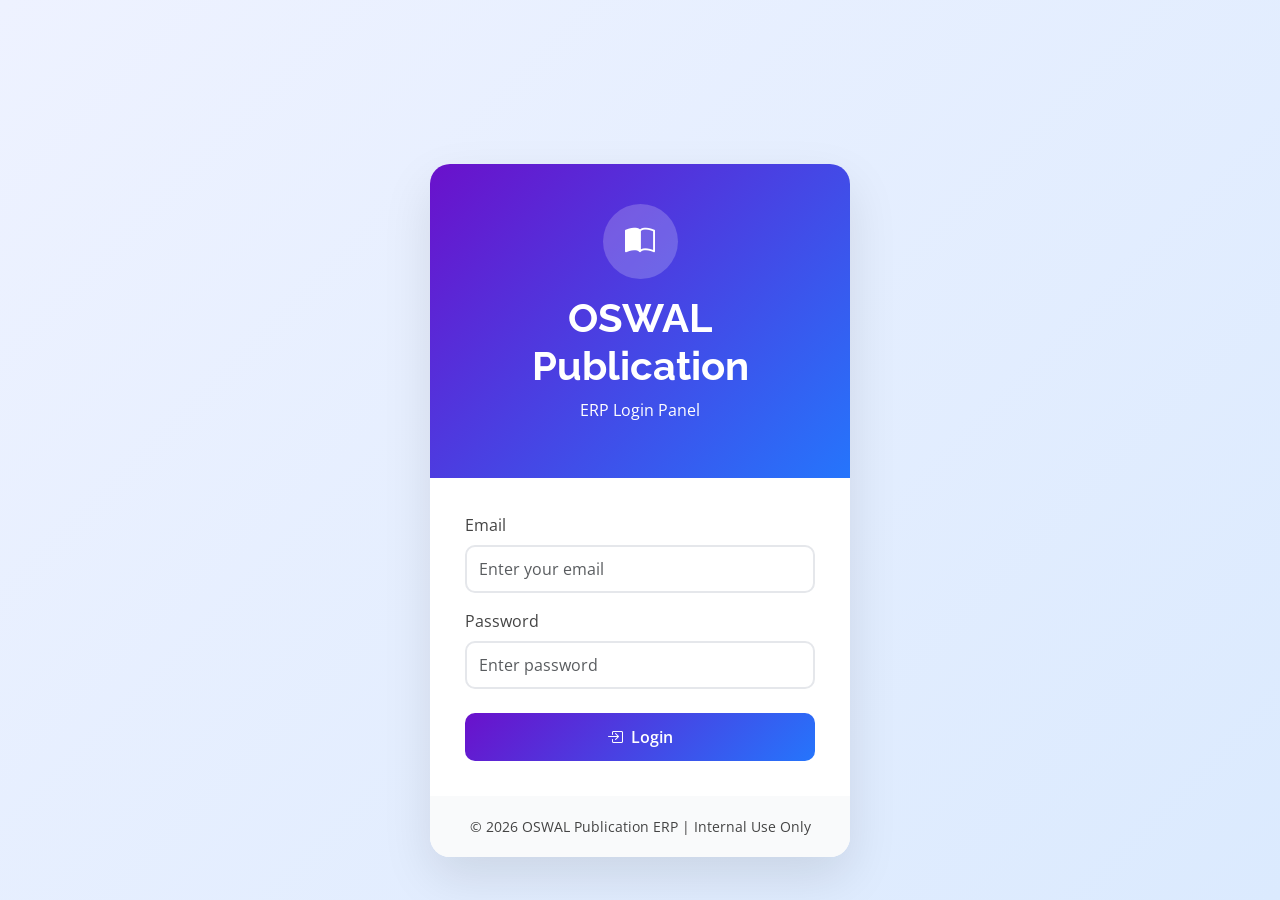
<file: admin-login.html>
<!doctype html>
<html lang="en">
<head>
<meta charset="UTF-8" />
<meta name="viewport" content="width=device-width, initial-scale=1.0" />
<title>Login | OSWAL Publication ERP</title>

<link href="https://fonts.googleapis.com/css2?family=Open+Sans:wght@300;400;600;700&family=Raleway:wght@600;800&display=swap" rel="stylesheet"/>
<link href="https://cdn.jsdelivr.net/npm/bootstrap@5.3.2/dist/css/bootstrap.min.css" rel="stylesheet"/>
<link rel="stylesheet" href="https://cdn.jsdelivr.net/npm/bootstrap-icons@1.11.1/font/bootstrap-icons.css"/>
<link rel="stylesheet" href="style.css"/>
</head>

<body class="erp-login-body">

<div class="login-container">
  <div class="login-card">

    <div class="login-header">
      <div class="company-icon">
        <i class="bi bi-book-half"></i>
      </div>
      <h1>OSWAL Publication</h1>
      <p>ERP Login Panel</p>
    </div>

    <div class="login-body">

      <div id="errorMessage" class="error-message"></div>

      <form id="loginForm">
        <div class="mb-3">
          <label class="form-label">Email</label>
          <input type="email" class="form-control" id="email" placeholder="Enter your email" required />
        </div>

        <div class="mb-4">
          <label class="form-label">Password</label>
          <input type="password" class="form-control" id="password" placeholder="Enter password" required />
        </div>

        <button type="submit" class="login-btn">
          <i class="bi bi-box-arrow-in-right me-2"></i>Login
        </button>
      </form>

    </div>

    <div class="login-footer">
      © 2026 OSWAL Publication ERP | Internal Use Only
    </div>

  </div>
</div>

<script>
document.getElementById("loginForm").addEventListener("submit", function(e){
  e.preventDefault();

  const email = document.getElementById("email").value.trim();
  const password = document.getElementById("password").value.trim();
  const errorBox = document.getElementById("errorMessage");

  if(!email || !password){
    showError("All fields are required");
    return;
  }

  const role = detectRole(email);

  if(!role){
    showError("Invalid domain. Use official company email.");
    return;
  }

  localStorage.setItem("erp_logged_in", "true");
  localStorage.setItem("erp_user_email", email);
  localStorage.setItem("erp_user_role", role);

  window.location.href = "admin-dashboard.html";
});

function detectRole(email){
  if(email.endsWith("@admin.com")) return "Admin";
  if(email.endsWith("@publisher.com")) return "Publisher";
  if(email.endsWith("@distributor.com")) return "Distributor";
  if(email.endsWith("@retailer.com")) return "Retailer";
  if(email.endsWith("@client.com")) return "Client";
  if(email.endsWith("@employee.com")) return "Employee";
  return null;
}

function showError(msg){
  const box = document.getElementById("errorMessage");
  box.innerText = msg;
  box.style.display = "block";
}
</script>

</body>
</html>
</file>
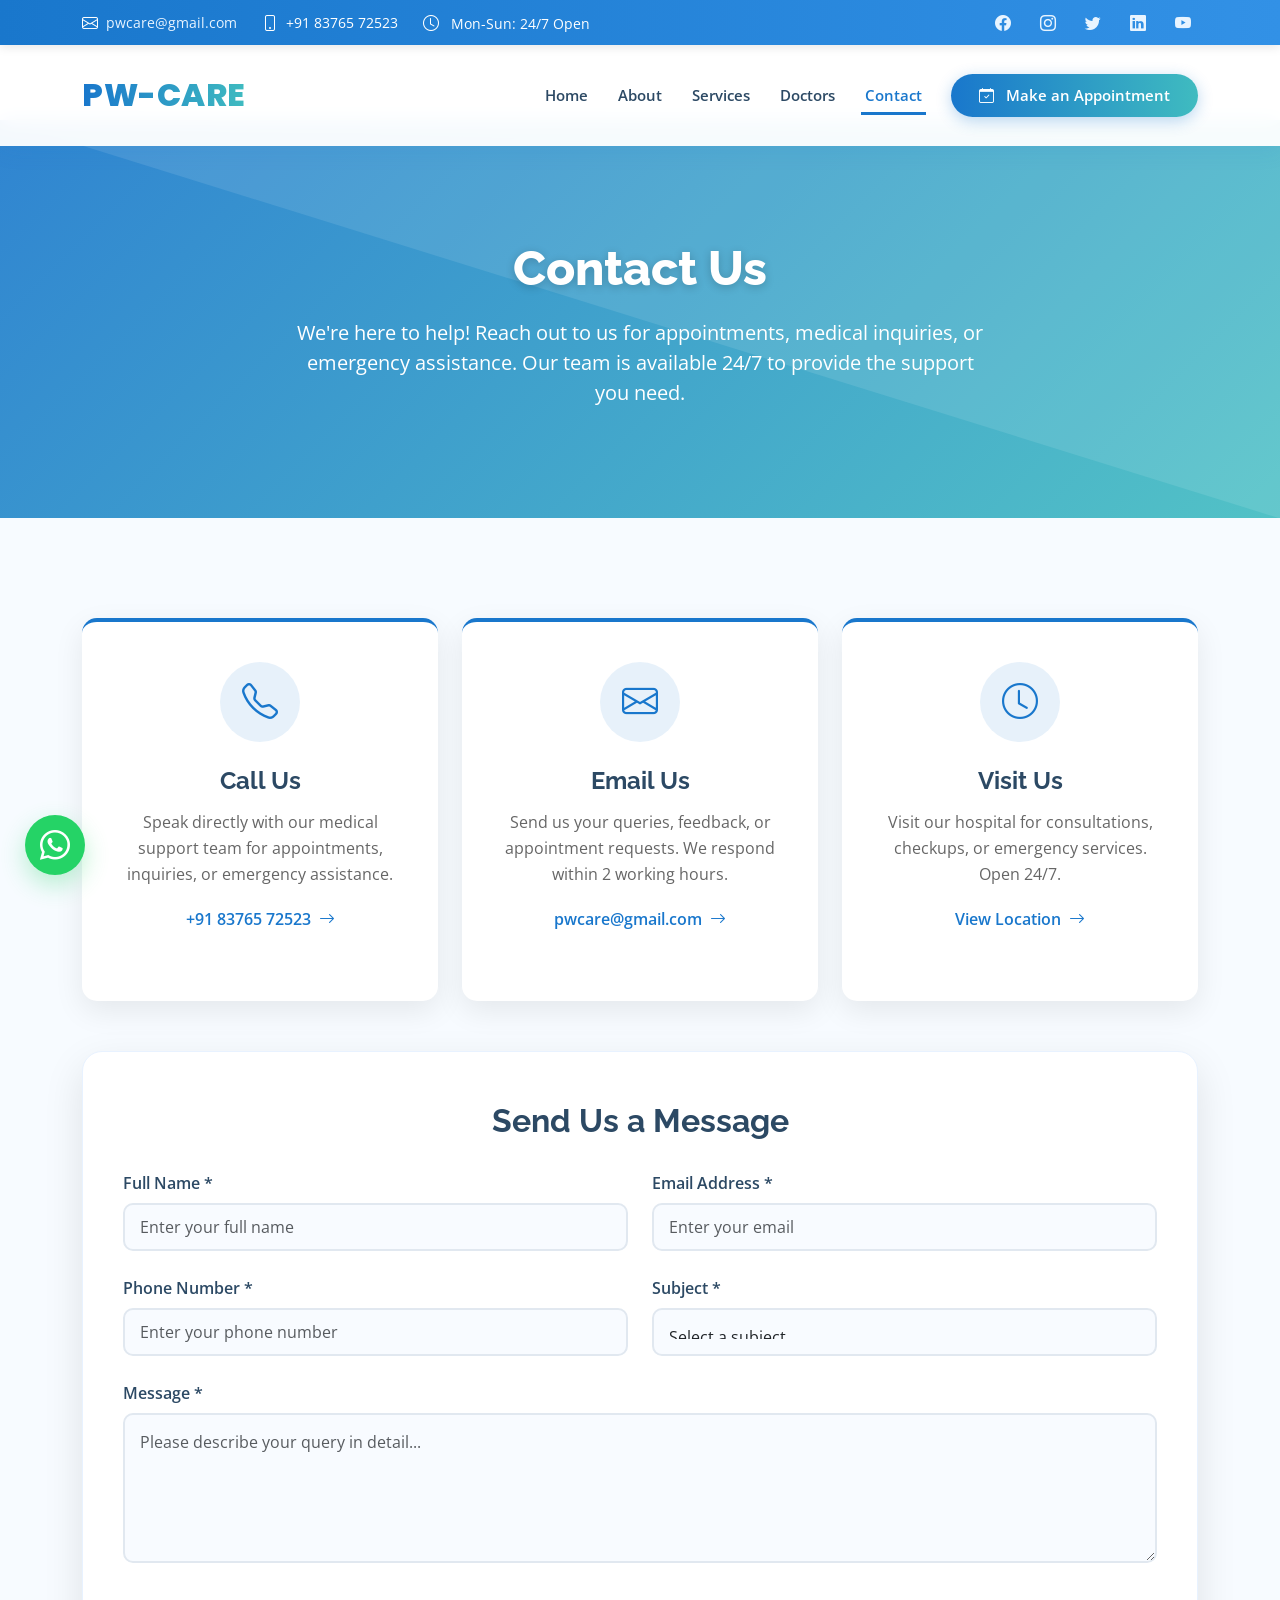
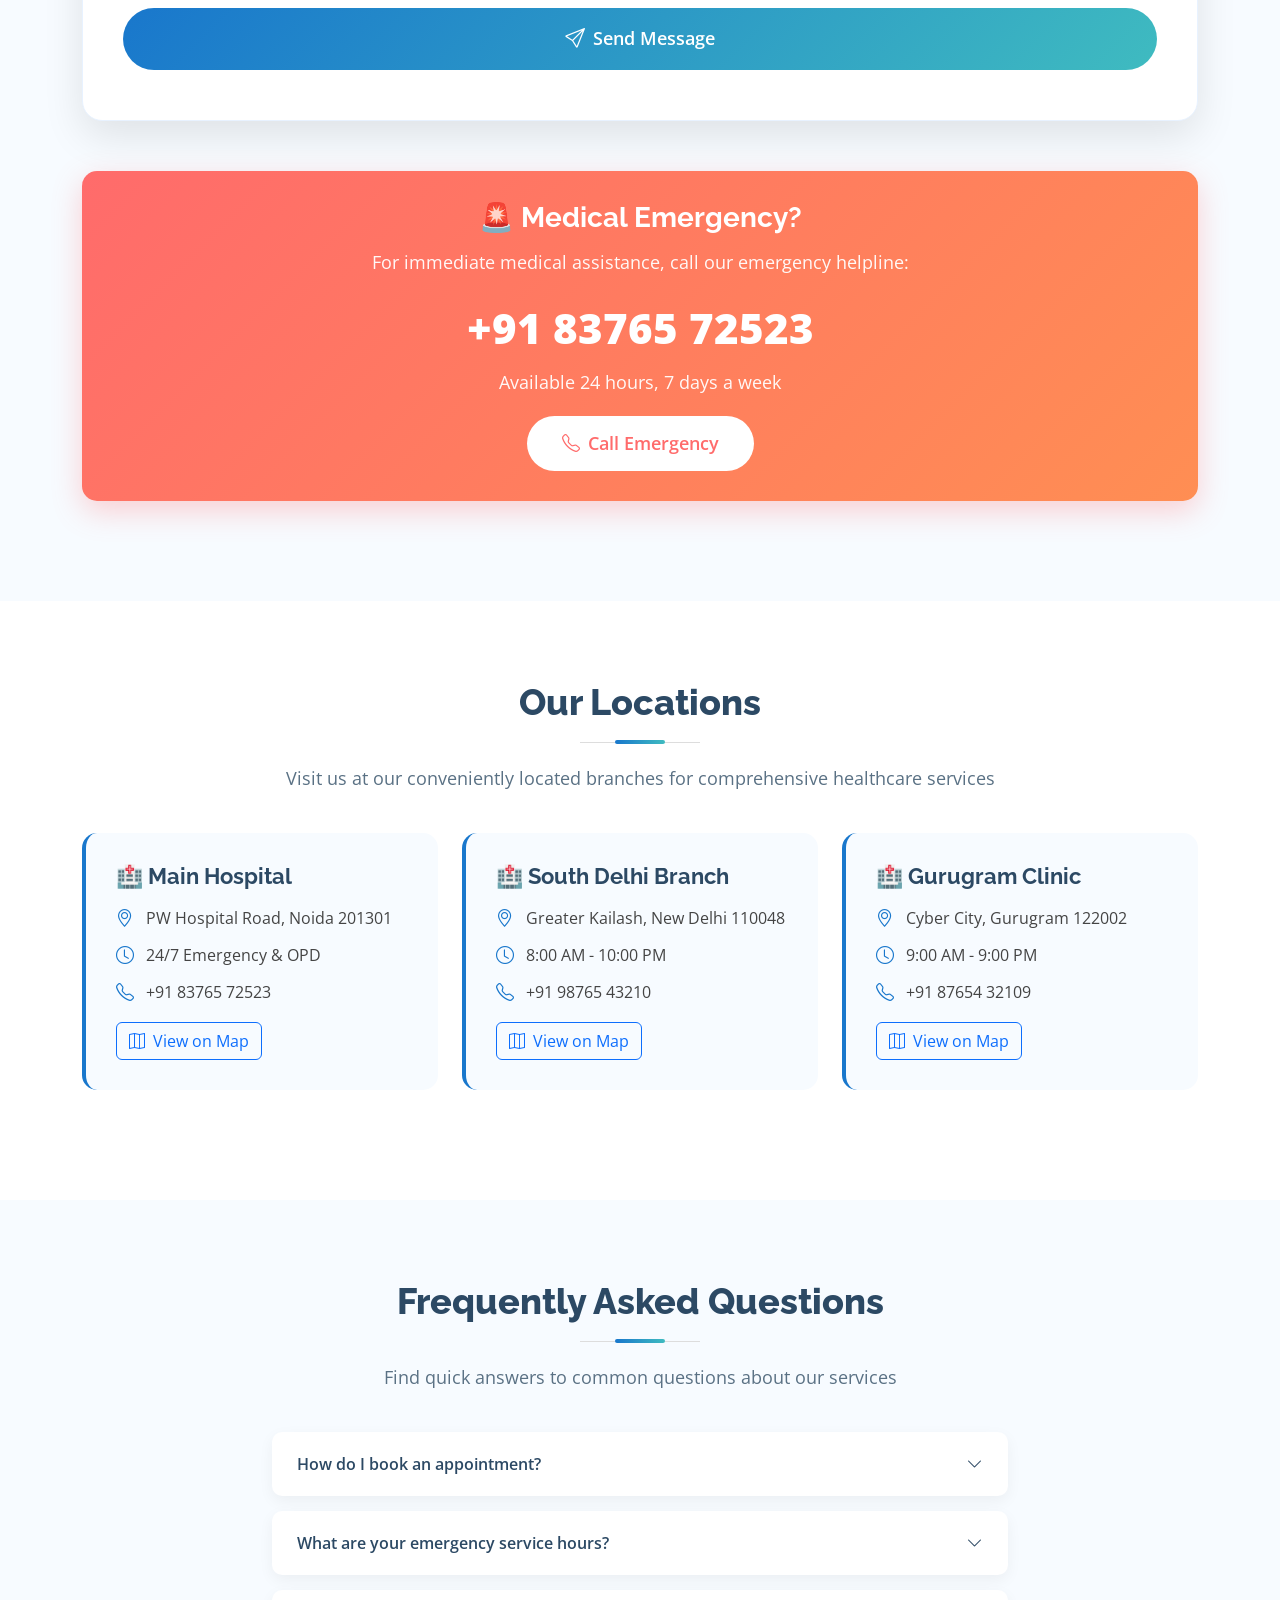
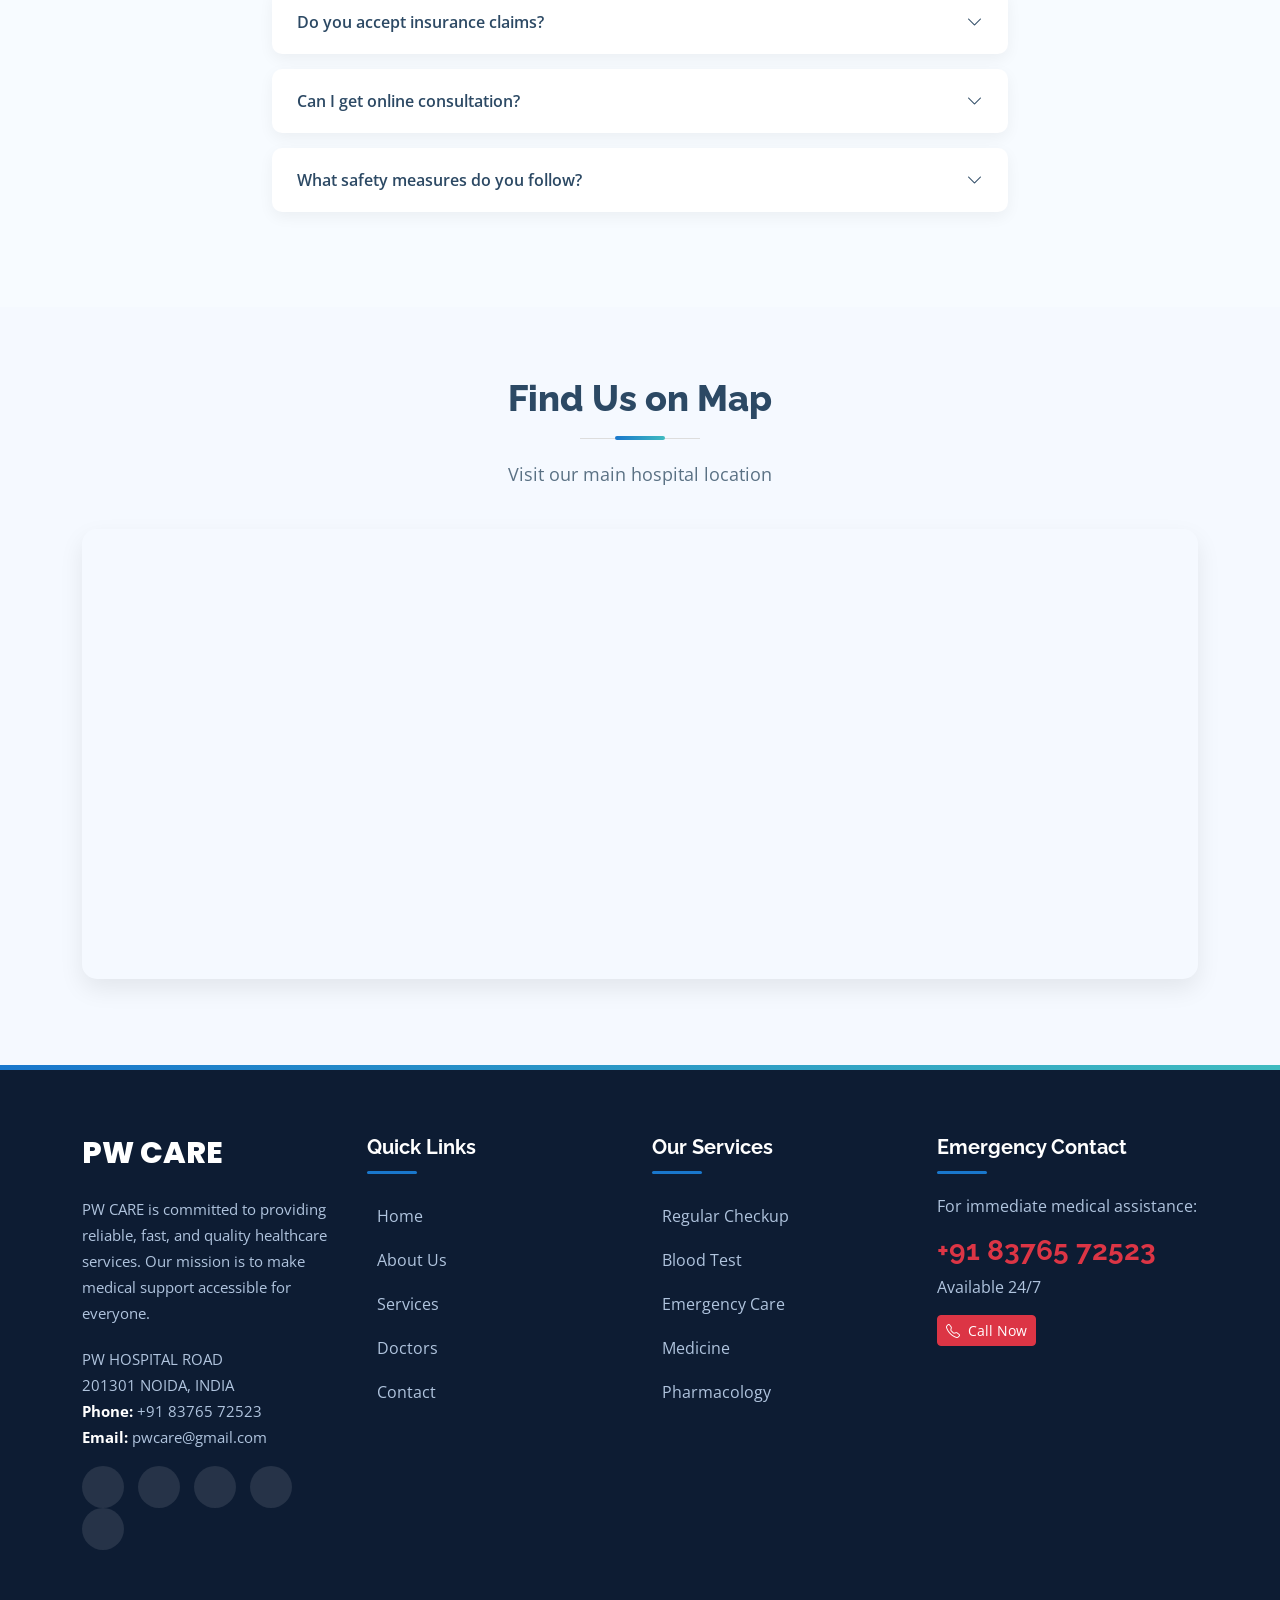
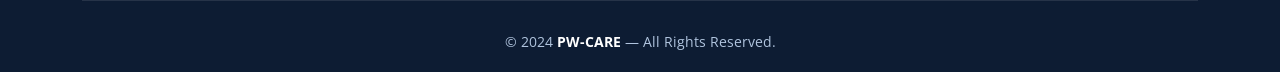
<file: contact.html>
<!doctype html>
<html lang="en">
  <head>
    <meta charset="UTF-8" />
    <meta name="viewport" content="width=device-width, initial-scale=1.0" />
    <title>Contact Us | PW-CARE Digital Healthcare Platform</title>
    <meta
      name="description"
      content="Contact PW-CARE for appointments, emergencies, or inquiries. We're available 24/7 to provide medical assistance and support."
    />
    <meta
      name="keywords"
      content="contact, healthcare, medical support, emergency, appointment, inquiry"
    />

    <!-- CSS Links -->
    <link
      href="https://fonts.googleapis.com/css2?family=Open+Sans:wght@300;400;500;600;700&family=Raleway:wght@400;500;600;700;800&family=Poppins:wght@400;500;600;700;800&display=swap"
      rel="stylesheet"
    />
    <link
      rel="stylesheet"
      href="https://cdnjs.cloudflare.com/ajax/libs/animate.css/4.1.1/animate.min.css"
    />
    <link
      href="https://cdn.jsdelivr.net/npm/bootstrap@5.3.2/dist/css/bootstrap.min.css"
      rel="stylesheet"
    />
    <link
      rel="stylesheet"
      href="https://cdn.jsdelivr.net/npm/bootstrap-icons@1.11.1/font/bootstrap-icons.css"
    />
    <link
      rel="stylesheet"
      href="https://cdnjs.cloudflare.com/ajax/libs/font-awesome/6.5.0/css/all.min.css"
    />
    <!-- Main CSS -->
    <link rel="stylesheet" href="style.css" />

    <style>
      /* Contact Page Specific Styles */
      .contact-hero {
        background: linear-gradient(
          135deg,
          rgba(25, 119, 204, 0.9),
          rgba(63, 187, 192, 0.9)
        );
        color: white;
        padding: 120px 0 80px;
        text-align: center;
        position: relative;
        overflow: hidden;
      }

      .contact-hero:before {
        content: "";
        position: absolute;
        top: 0;
        left: 0;
        right: 0;
        bottom: 0;
        background: url('data:image/svg+xml,<svg xmlns="http://www.w3.org/2000/svg" viewBox="0 0 100 100" preserveAspectRatio="none"><path d="M0,0 L100,0 L100,100 Z" fill="rgba(255,255,255,0.1)"/></svg>');
        background-size: cover;
      }

      .contact-hero h1 {
        font-size: 48px;
        font-weight: 800;
        margin-bottom: 20px;
        text-shadow: 0 2px 10px rgba(0, 0, 0, 0.2);
      }

      .contact-hero p {
        font-size: 20px;
        max-width: 700px;
        margin: 0 auto 30px;
        opacity: 0.95;
      }

      .contact-section {
        padding: 100px 0;
        background: #f7fbff;
      }

      /* Contact Cards */
      .contact-card {
        background: white;
        border-radius: 15px;
        padding: 40px 30px;
        text-align: center;
        box-shadow: 0 10px 30px rgba(0, 0, 0, 0.08);
        transition: all 0.3s ease;
        height: 100%;
        border-top: 4px solid #1977cc;
        margin-bottom: 30px;
      }

      .contact-card:hover {
        transform: translateY(-10px);
        box-shadow: 0 20px 40px rgba(0, 0, 0, 0.15);
        border-top-color: #3fbbc0;
      }

      .contact-icon {
        width: 80px;
        height: 80px;
        background: rgba(25, 119, 204, 0.1);
        border-radius: 50%;
        display: flex;
        align-items: center;
        justify-content: center;
        margin: 0 auto 25px;
        transition: all 0.3s ease;
      }

      .contact-card:hover .contact-icon {
        background: #1977cc;
      }

      .contact-icon i {
        font-size: 36px;
        color: #1977cc;
        transition: all 0.3s ease;
      }

      .contact-card:hover .contact-icon i {
        color: white;
      }

      .contact-card h3 {
        font-size: 24px;
        font-weight: 700;
        color: #2c4964;
        margin-bottom: 15px;
      }

      .contact-card p {
        color: #666;
        margin-bottom: 20px;
        line-height: 1.6;
      }

      .contact-card .contact-link {
        color: #1977cc;
        font-weight: 600;
        text-decoration: none;
        display: inline-flex;
        align-items: center;
        transition: all 0.3s ease;
      }

      .contact-card .contact-link:hover {
        color: #3fbbc0;
        transform: translateX(5px);
      }

      /* Contact Form */
      .contact-form-container {
        background: white;
        border-radius: 20px;
        padding: 50px 40px;
        box-shadow: 0 15px 40px rgba(0, 0, 0, 0.1);
        border: 1px solid #e8f2ff;
        margin-top: 50px;
      }

      .contact-form-container h2 {
        font-size: 32px;
        font-weight: 700;
        color: #2c4964;
        margin-bottom: 30px;
        text-align: center;
      }

      .form-group {
        margin-bottom: 25px;
      }

      .form-label {
        font-weight: 600;
        color: #2c4964;
        margin-bottom: 8px;
        display: block;
      }

      .form-control {
        width: 100%;
        padding: 15px;
        border: 2px solid #e1e8f0;
        border-radius: 10px;
        font-size: 16px;
        transition: all 0.3s ease;
        background: #f8fbff;
      }

      .form-control:focus {
        border-color: #1977cc;
        box-shadow: 0 5px 15px rgba(25, 119, 204, 0.1);
        background: white;
        outline: none;
      }

      textarea.form-control {
        min-height: 150px;
        resize: vertical;
      }

      .btn-submit {
        background: linear-gradient(135deg, #1977cc, #3fbbc0);
        color: white;
        border: none;
        padding: 16px 45px;
        border-radius: 50px;
        font-size: 18px;
        font-weight: 600;
        cursor: pointer;
        transition: all 0.4s ease;
        display: inline-flex;
        align-items: center;
        justify-content: center;
        width: 100%;
        margin-top: 20px;
      }

      .btn-submit:hover {
        background: linear-gradient(135deg, #3fbbc0, #1977cc);
        transform: translateY(-3px);
        box-shadow: 0 10px 25px rgba(25, 119, 204, 0.3);
      }

      .btn-submit i {
        margin-right: 10px;
        font-size: 20px;
      }

      /* Emergency Banner */
      .emergency-banner {
        background: linear-gradient(135deg, #ff6b6b, #ff8e53);
        color: white;
        padding: 30px;
        border-radius: 15px;
        text-align: center;
        margin-top: 50px;
        box-shadow: 0 10px 30px rgba(255, 107, 107, 0.3);
      }

      .emergency-banner h3 {
        font-size: 28px;
        margin-bottom: 15px;
      }

      .emergency-number {
        font-size: 42px;
        font-weight: 800;
        margin: 10px 0;
        display: block;
      }

      .emergency-banner p {
        font-size: 18px;
        opacity: 0.95;
        margin-bottom: 20px;
      }

      .btn-emergency {
        background: white;
        color: #ff6b6b;
        border: none;
        padding: 14px 35px;
        border-radius: 50px;
        font-size: 18px;
        font-weight: 600;
        cursor: pointer;
        transition: all 0.3s ease;
        display: inline-flex;
        align-items: center;
        justify-content: center;
      }

      .btn-emergency:hover {
        background: #f8fbff;
        transform: translateY(-3px);
        box-shadow: 0 10px 25px rgba(255, 255, 255, 0.2);
      }

      /* Branches Section */
      .branches-section {
        padding: 80px 0;
        background: white;
      }

      .branch-card {
        background: #f7fbff;
        border-radius: 15px;
        padding: 30px;
        margin-bottom: 30px;
        border-left: 4px solid #1977cc;
        transition: all 0.3s ease;
      }

      .branch-card:hover {
        transform: translateY(-5px);
        box-shadow: 0 15px 35px rgba(0, 0, 0, 0.1);
        background: white;
      }

      .branch-card h4 {
        font-size: 22px;
        color: #2c4964;
        margin-bottom: 15px;
      }

      .branch-info {
        display: flex;
        align-items: center;
        margin-bottom: 10px;
      }

      .branch-info i {
        color: #1977cc;
        margin-right: 10px;
        font-size: 18px;
        width: 20px;
      }

      /* FAQ Section */
      .faq-section {
        padding: 80px 0;
        background: #f7fbff;
      }

      .faq-item {
        background: white;
        border-radius: 10px;
        margin-bottom: 15px;
        overflow: hidden;
        box-shadow: 0 5px 15px rgba(0, 0, 0, 0.05);
      }

      .faq-question {
        padding: 20px 25px;
        font-weight: 600;
        color: #2c4964;
        cursor: pointer;
        display: flex;
        justify-content: space-between;
        align-items: center;
        transition: all 0.3s ease;
      }

      .faq-question:hover {
        background: #f8fbff;
      }

      .faq-answer {
        padding: 0 25px;
        max-height: 0;
        overflow: hidden;
        transition: all 0.3s ease;
      }

      .faq-item.active .faq-answer {
        padding: 20px 25px;
        max-height: 500px;
      }

      .faq-item.active .faq-question {
        background: #f8fbff;
      }

      /* Responsive Design */
      @media (max-width: 991px) {
        .contact-hero {
          padding: 100px 0 60px;
        }

        .contact-hero h1 {
          font-size: 36px;
        }

        .contact-section {
          padding: 60px 0;
        }

        .contact-form-container {
          padding: 40px 30px;
        }
      }

      @media (max-width: 768px) {
        .contact-hero h1 {
          font-size: 32px;
        }

        .contact-hero p {
          font-size: 18px;
        }

        .emergency-number {
          font-size: 32px;
        }

        .contact-card {
          padding: 30px 20px;
        }
      }

      @media (max-width: 576px) {
        .contact-hero {
          padding: 80px 0 40px;
        }

        .contact-hero h1 {
          font-size: 28px;
        }

        .contact-form-container {
          padding: 30px 20px;
        }

        .emergency-banner {
          padding: 20px;
        }

        .emergency-number {
          font-size: 28px;
        }
      }
    </style>
  </head>
  <body>
    <!-- Preloader -->
    <div id="preloader">
      <div class="spinner"></div>
    </div>

    <!-- Topbar -->
    <div id="topbar" class="d-flex align-items-center fixed-top">
      <div class="container d-flex justify-content-between align-items-center">
        <div class="contact-info d-flex align-items-center">
          <span>
            <i class="bi bi-envelope"></i>
            <a href="mailto:pwcare@gmail.com">pwcare@gmail.com</a>
          </span>
          <span>
            <i class="bi bi-phone"></i>
            +91 83765 72523
          </span>
          <span class="d-none d-md-inline">
            <i class="bi bi-clock"></i>
            Mon-Sun: 24/7 Open
          </span>
        </div>

        <div class="social-links d-none d-sm-flex align-items-center">
          <a href="#"><i class="bi bi-facebook"></i></a>
          <a href="#"><i class="bi bi-instagram"></i></a>
          <a href="#"><i class="bi bi-twitter"></i></a>
          <a href="#"><i class="bi bi-linkedin"></i></a>
          <a href="#"><i class="bi bi-youtube"></i></a>
        </div>
      </div>
    </div>

    <!-- Header -->
    <header id="header" class="fixed-top">
      <div class="container d-flex align-items-center justify-content-between">
        <h1 class="logo me-auto"><a href="index.html">PW-CARE</a></h1>

        <!-- Navigation Menu -->
        <nav id="navbar" class="navbar order-last order-lg-0">
          <ul>
            <li><a href="index.html" class="nav-link">Home</a></li>
            <li><a href="aboutus.html" class="nav-link">About</a></li>
            <li><a href="services.html" class="nav-link">Services</a></li>
            <li><a href="doctors.html" class="nav-link">Doctors</a></li>
            <li><a href="contact.html" class="nav-link active">Contact</a></li>
          </ul>
          <i class="bi bi-list mobile-nav-toggle"></i>
        </nav>

        <a href="index.html#appointment" class="appointment-btn scrollto">
          <i class="bi bi-calendar-check me-2"></i>
          <span class="d-none d-md-inline">Make an </span>Appointment
        </a>
      </div>
    </header>

    <!-- Hero Section -->
    <section class="contact-hero">
      <div class="container">
        <h1 class="animate__animated animate__fadeInDown">Contact Us</h1>
        <p class="animate__animated animate__fadeInUp">
          We're here to help! Reach out to us for appointments, medical
          inquiries, or emergency assistance. Our team is available 24/7 to
          provide the support you need.
        </p>
      </div>
    </section>

    <!-- Contact Section -->
    <section class="contact-section">
      <div class="container">
        <div class="row">
          <!-- Contact Cards -->
          <div class="col-lg-4 col-md-6">
            <div class="contact-card">
              <div class="contact-icon">
                <i class="bi bi-telephone"></i>
              </div>
              <h3>Call Us</h3>
              <p>
                Speak directly with our medical support team for appointments,
                inquiries, or emergency assistance.
              </p>
              <a href="tel:+918376572523" class="contact-link">
                +91 83765 72523
                <i class="bi bi-arrow-right ms-2"></i>
              </a>
            </div>
          </div>

          <div class="col-lg-4 col-md-6">
            <div class="contact-card">
              <div class="contact-icon">
                <i class="bi bi-envelope"></i>
              </div>
              <h3>Email Us</h3>
              <p>
                Send us your queries, feedback, or appointment requests. We
                respond within 2 working hours.
              </p>
              <a href="mailto:pwcare@gmail.com" class="contact-link">
                pwcare@gmail.com
                <i class="bi bi-arrow-right ms-2"></i>
              </a>
            </div>
          </div>

          <div class="col-lg-4 col-md-6">
            <div class="contact-card">
              <div class="contact-icon">
                <i class="bi bi-clock"></i>
              </div>
              <h3>Visit Us</h3>
              <p>
                Visit our hospital for consultations, checkups, or emergency
                services. Open 24/7.
              </p>
              <a href="#location" class="contact-link">
                View Location
                <i class="bi bi-arrow-right ms-2"></i>
              </a>
            </div>
          </div>
        </div>

        <!-- Contact Form -->
        <div class="contact-form-container">
          <h2>Send Us a Message</h2>
          <form id="contactForm">
            <div class="row">
              <div class="col-md-6">
                <div class="form-group">
                  <label for="name" class="form-label">Full Name *</label>
                  <input
                    type="text"
                    id="name"
                    class="form-control"
                    placeholder="Enter your full name"
                    required
                  />
                </div>
              </div>
              <div class="col-md-6">
                <div class="form-group">
                  <label for="email" class="form-label">Email Address *</label>
                  <input
                    type="email"
                    id="email"
                    class="form-control"
                    placeholder="Enter your email"
                    required
                  />
                </div>
              </div>
            </div>

            <div class="row">
              <div class="col-md-6">
                <div class="form-group">
                  <label for="phone" class="form-label">Phone Number *</label>
                  <input
                    type="tel"
                    id="phone"
                    class="form-control"
                    placeholder="Enter your phone number"
                    required
                  />
                </div>
              </div>
              <div class="col-md-6">
                <div class="form-group">
                  <label for="subject" class="form-label">Subject *</label>
                  <select id="subject" class="form-control" required>
                    <option value="">Select a subject</option>
                    <option value="appointment">Book Appointment</option>
                    <option value="emergency">Emergency Assistance</option>
                    <option value="inquiry">General Inquiry</option>
                    <option value="feedback">Feedback/Suggestions</option>
                    <option value="billing">Billing & Insurance</option>
                    <option value="other">Other</option>
                  </select>
                </div>
              </div>
            </div>

            <div class="form-group">
              <label for="message" class="form-label">Message *</label>
              <textarea
                id="message"
                class="form-control"
                placeholder="Please describe your query in detail..."
                required
              ></textarea>
            </div>

            <button type="submit" class="btn-submit">
              <i class="bi bi-send me-2"></i> Send Message
            </button>
          </form>
        </div>

        <!-- Emergency Banner -->
        <div class="emergency-banner">
          <h3>🚨 Medical Emergency?</h3>
          <p>For immediate medical assistance, call our emergency helpline:</p>
          <span class="emergency-number">+91 83765 72523</span>
          <p>Available 24 hours, 7 days a week</p>
          <a href="tel:+918376572523" class="btn-emergency">
            <i class="bi bi-telephone me-2"></i>Call Emergency
          </a>
        </div>
      </div>
    </section>

    <!-- Branches Section -->
    <section class="branches-section" id="location">
      <div class="container">
        <div class="section-title" data-aos="fade-up">
          <h2>Our Locations</h2>
          <p>
            Visit us at our conveniently located branches for comprehensive
            healthcare services
          </p>
        </div>

        <div class="row">
          <div class="col-lg-4 col-md-6">
            <div class="branch-card">
              <h4>🏥 Main Hospital</h4>
              <div class="branch-info">
                <i class="bi bi-geo-alt"></i>
                <span>PW Hospital Road, Noida 201301</span>
              </div>
              <div class="branch-info">
                <i class="bi bi-clock"></i>
                <span>24/7 Emergency & OPD</span>
              </div>
              <div class="branch-info">
                <i class="bi bi-telephone"></i>
                <span>+91 83765 72523</span>
              </div>
              <div class="mt-3">
                <a
                  href="https://maps.google.com/?q=PW+Hospital+Road+Noida"
                  target="_blank"
                  class="btn btn-outline-primary"
                >
                  <i class="bi bi-map me-2"></i>View on Map
                </a>
              </div>
            </div>
          </div>

          <div class="col-lg-4 col-md-6">
            <div class="branch-card">
              <h4>🏥 South Delhi Branch</h4>
              <div class="branch-info">
                <i class="bi bi-geo-alt"></i>
                <span>Greater Kailash, New Delhi 110048</span>
              </div>
              <div class="branch-info">
                <i class="bi bi-clock"></i>
                <span>8:00 AM - 10:00 PM</span>
              </div>
              <div class="branch-info">
                <i class="bi bi-telephone"></i>
                <span>+91 98765 43210</span>
              </div>
              <div class="mt-3">
                <a
                  href="https://maps.google.com/?q=Greater+Kailash+New+Delhi"
                  target="_blank"
                  class="btn btn-outline-primary"
                >
                  <i class="bi bi-map me-2"></i>View on Map
                </a>
              </div>
            </div>
          </div>

          <div class="col-lg-4 col-md-6">
            <div class="branch-card">
              <h4>🏥 Gurugram Clinic</h4>
              <div class="branch-info">
                <i class="bi bi-geo-alt"></i>
                <span>Cyber City, Gurugram 122002</span>
              </div>
              <div class="branch-info">
                <i class="bi bi-clock"></i>
                <span>9:00 AM - 9:00 PM</span>
              </div>
              <div class="branch-info">
                <i class="bi bi-telephone"></i>
                <span>+91 87654 32109</span>
              </div>
              <div class="mt-3">
                <a
                  href="https://maps.google.com/?q=Cyber+City+Gurugram"
                  target="_blank"
                  class="btn btn-outline-primary"
                >
                  <i class="bi bi-map me-2"></i>View on Map
                </a>
              </div>
            </div>
          </div>
        </div>
      </div>
    </section>

    <!-- FAQ Section -->
    <section class="faq-section">
      <div class="container">
        <div class="section-title" data-aos="fade-up">
          <h2>Frequently Asked Questions</h2>
          <p>Find quick answers to common questions about our services</p>
        </div>

        <div class="row justify-content-center">
          <div class="col-lg-8">
            <div class="faq-item" data-aos="fade-up">
              <div class="faq-question">
                <span>How do I book an appointment?</span>
                <i class="bi bi-chevron-down"></i>
              </div>
              <div class="faq-answer">
                <p>
                  You can book an appointment in three ways: 1) Call our
                  helpline +91 83765 72523, 2) Use the online booking form on
                  our website, or 3) Visit our hospital directly. We recommend
                  booking online for faster service.
                </p>
              </div>
            </div>

            <div class="faq-item" data-aos="fade-up">
              <div class="faq-question">
                <span>What are your emergency service hours?</span>
                <i class="bi bi-chevron-down"></i>
              </div>
              <div class="faq-answer">
                <p>
                  Our emergency services are available 24/7, including holidays.
                  No prior appointment is needed for emergency cases. Just walk
                  in or call our emergency helpline for immediate assistance.
                </p>
              </div>
            </div>

            <div class="faq-item" data-aos="fade-up">
              <div class="faq-question">
                <span>Do you accept insurance claims?</span>
                <i class="bi bi-chevron-down"></i>
              </div>
              <div class="faq-answer">
                <p>
                  Yes, we accept all major insurance providers including Star
                  Health, ICICI Lombard, HDFC Ergo, and more. We provide
                  cashless facility for network hospitals. Please bring your
                  insurance card and ID proof during your visit.
                </p>
              </div>
            </div>

            <div class="faq-item" data-aos="fade-up">
              <div class="faq-question">
                <span>Can I get online consultation?</span>
                <i class="bi bi-chevron-down"></i>
              </div>
              <div class="faq-answer">
                <p>
                  Yes, we offer online video consultations with our specialist
                  doctors. You can book a virtual appointment through our
                  website or mobile app. Prescriptions and lab test
                  recommendations are provided digitally.
                </p>
              </div>
            </div>

            <div class="faq-item" data-aos="fade-up">
              <div class="faq-question">
                <span>What safety measures do you follow?</span>
                <i class="bi bi-chevron-down"></i>
              </div>
              <div class="faq-answer">
                <p>
                  We follow strict COVID-19 safety protocols including regular
                  sanitization, mandatory masks, temperature checks, social
                  distancing in waiting areas, and regular testing of staff. Our
                  facilities are equipped with HEPA filters and UV
                  sterilization.
                </p>
              </div>
            </div>
          </div>
        </div>
      </div>
    </section>

    <!-- Map Section -->
    <section class="contact">
      <div class="container">
        <div class="section-title" data-aos="fade-up">
          <h2>Find Us on Map</h2>
          <p>Visit our main hospital location</p>
        </div>

        <div class="map-container" data-aos="fade-up">
          <iframe
            src="https://www.google.com/maps/embed?pb=!1m18!1m12!1m3!1d3504.967196624166!2d77.32989007570649!3d28.540705688244365!2m3!1f0!2f0!3f0!3m2!1i1024!2i768!4f13.1!3m3!1m2!1s0x390ce79f30e621e9%3A0x1591141e17c28c44!2sPW%20Institute%20of%20Innovation%20Noida%20(Sector%20126)!5e0!3m2!1sen!2sin!4v1768496628051"
            width="100%"
            height="450"
            style="border: 0; border-radius: 15px"
            allowfullscreen=""
            loading="lazy"
          ></iframe>
        </div>
      </div>
    </section>

    <!-- Footer (Same as index.html) -->
    <footer id="footer">
      <div class="footer-top">
        <div class="container">
          <div class="row">
            <!-- LOGO + ABOUT -->
            <div class="col-lg-3 col-md-6 footer-info">
              <h3>PW CARE</h3>
              <p class="footer-desc">
                PW CARE is committed to providing reliable, fast, and quality
                healthcare services. Our mission is to make medical support
                accessible for everyone.
              </p>

              <p class="footer-contact">
                PW HOSPITAL ROAD <br />
                201301 NOIDA, INDIA <br />
                <strong>Phone:</strong> +91 83765 72523 <br />
                <strong>Email:</strong> pwcare@gmail.com
              </p>

              <div class="social-links mt-3">
                <a href="#"><i class="bx bxl-facebook"></i></a>
                <a href="#"><i class="bx bxl-instagram"></i></a>
                <a href="#"><i class="bx bxl-twitter"></i></a>
                <a href="#"><i class="bx bxl-linkedin"></i></a>
                <a href="#"><i class="bx bxl-youtube"></i></a>
              </div>
            </div>

            <!-- USEFUL LINKS -->
            <div class="col-lg-3 col-md-6 footer-links">
              <h4>Quick Links</h4>
              <ul>
                <li>
                  <i class="bx bx-chevron-right"></i
                  ><a href="index.html">Home</a>
                </li>
                <li>
                  <i class="bx bx-chevron-right"></i
                  ><a href="aboutus.html">About Us</a>
                </li>
                <li>
                  <i class="bx bx-chevron-right"></i
                  ><a href="services.html">Services</a>
                </li>
                <li>
                  <i class="bx bx-chevron-right"></i
                  ><a href="doctors.html">Doctors</a>
                </li>
                <li>
                  <i class="bx bx-chevron-right"></i
                  ><a href="contact.html">Contact</a>
                </li>
              </ul>
            </div>

            <!-- SERVICES -->
            <div class="col-lg-3 col-md-6 footer-links">
              <h4>Our Services</h4>
              <ul>
                <li>
                  <i class="bx bx-chevron-right"></i
                  ><a href="services.html#regular-checkup">Regular Checkup</a>
                </li>
                <li>
                  <i class="bx bx-chevron-right"></i
                  ><a href="services.html#blood-test">Blood Test</a>
                </li>
                <li>
                  <i class="bx bx-chevron-right"></i
                  ><a href="services.html#ambulance">Emergency Care</a>
                </li>
                <li>
                  <i class="bx bx-chevron-right"></i
                  ><a href="services.html#medicine">Medicine</a>
                </li>
                <li>
                  <i class="bx bx-chevron-right"></i
                  ><a href="services.html#pharmacology">Pharmacology</a>
                </li>
              </ul>
            </div>

            <!-- EMERGENCY CONTACT -->
            <div class="col-lg-3 col-md-6 footer-newsletter">
              <h4>Emergency Contact</h4>
              <p>For immediate medical assistance:</p>
              <div class="emergency-contact">
                <h3 class="text-danger">+91 83765 72523</h3>
                <p>Available 24/7</p>
                <div class="mt-3">
                  <a href="tel:+918376572523" class="btn btn-danger btn-sm">
                    <i class="bi bi-telephone me-2"></i>Call Now
                  </a>
                </div>
              </div>
            </div>
          </div>
        </div>
      </div>

      <div class="container">
        <div class="copyright">
          © 2024 <strong><span>PW-CARE</span></strong> — All Rights Reserved.
        </div>
      </div>
    </footer>

    <!-- WhatsApp Floating Button -->
    <a href="https://wa.me/918376572523" class="whatsapp-float" target="_blank">
      <i class="bi bi-whatsapp"></i>
    </a>

    <!-- Back to Top Button -->
    <a
      href="#"
      class="back-to-top d-flex align-items-center justify-content-center"
    >
      <i class="bi bi-arrow-up-short"></i>
    </a>

    <!-- JavaScript -->
    <script src="https://cdn.jsdelivr.net/npm/bootstrap@5.3.2/dist/js/bootstrap.bundle.min.js"></script>
    <script src="https://unpkg.com/aos@2.3.1/dist/aos.js"></script>

    <script>
      // Initialize AOS
      AOS.init({
        duration: 1000,
        once: true,
        offset: 100,
      });

      // Preloader
      window.addEventListener("load", function () {
        const preloader = document.getElementById("preloader");
        if (preloader) {
          setTimeout(() => {
            preloader.style.display = "none";
          }, 500);
        }
      });

      // FAQ Toggle
      document.querySelectorAll(".faq-question").forEach((question) => {
        question.addEventListener("click", () => {
          const item = question.parentElement;
          item.classList.toggle("active");

          // Close other open items
          document.querySelectorAll(".faq-item").forEach((otherItem) => {
            if (otherItem !== item && otherItem.classList.contains("active")) {
              otherItem.classList.remove("active");
            }
          });
        });
      });

      // Contact Form Submission
      const contactForm = document.getElementById("contactForm");
      if (contactForm) {
        contactForm.addEventListener("submit", function (e) {
          e.preventDefault();

          // Simple validation
          const requiredFields = [
            "name",
            "email",
            "phone",
            "subject",
            "message",
          ];
          let isValid = true;

          requiredFields.forEach((fieldId) => {
            const field = document.getElementById(fieldId);
            if (!field.value.trim()) {
              isValid = false;
              field.classList.add("is-invalid");
            } else {
              field.classList.remove("is-invalid");
            }
          });

          if (isValid) {
            // Show success message
            alert(
              "Thank you for contacting us! We will get back to you within 2 working hours.",
            );
            contactForm.reset();
          } else {
            alert("Please fill in all required fields.");
          }
        });

        // Remove invalid class on input
        contactForm
          .querySelectorAll("input, select, textarea")
          .forEach((field) => {
            field.addEventListener("input", function () {
              this.classList.remove("is-invalid");
            });
          });
      }

      // Mobile Navigation Toggle
      document.addEventListener("DOMContentLoaded", function () {
        const mobileNavToggle = document.querySelector(".mobile-nav-toggle");
        const navbar = document.querySelector("#navbar ul");
        const body = document.querySelector("body");

        if (mobileNavToggle) {
          mobileNavToggle.addEventListener("click", function (e) {
            e.preventDefault();
            navbar.classList.toggle("show");
            body.classList.toggle("mobile-nav-active");
            this.classList.toggle("bi-list");
            this.classList.toggle("bi-x");
          });

          // Close mobile menu when clicking on links
          const navLinks = document.querySelectorAll("#navbar ul li a");
          navLinks.forEach((link) => {
            link.addEventListener("click", function () {
              navbar.classList.remove("show");
              body.classList.remove("mobile-nav-active");
              mobileNavToggle.classList.add("bi-list");
              mobileNavToggle.classList.remove("bi-x");
            });
          });
        }

        // Back to Top
        const backToTop = document.querySelector(".back-to-top");
        if (backToTop) {
          window.addEventListener("scroll", function () {
            if (window.scrollY > 100) {
              backToTop.classList.add("active");
            } else {
              backToTop.classList.remove("active");
            }
          });

          backToTop.addEventListener("click", function (e) {
            e.preventDefault();
            window.scrollTo({
              top: 0,
              behavior: "smooth",
            });
          });
        }
      });

      // Header scroll effect
      window.addEventListener("scroll", function () {
        const header = document.getElementById("header");
        if (window.scrollY > 100) {
          header.classList.add("header-scrolled");
        } else {
          header.classList.remove("header-scrolled");
        }
      });
    </script>
  </body>
</html>
</file>
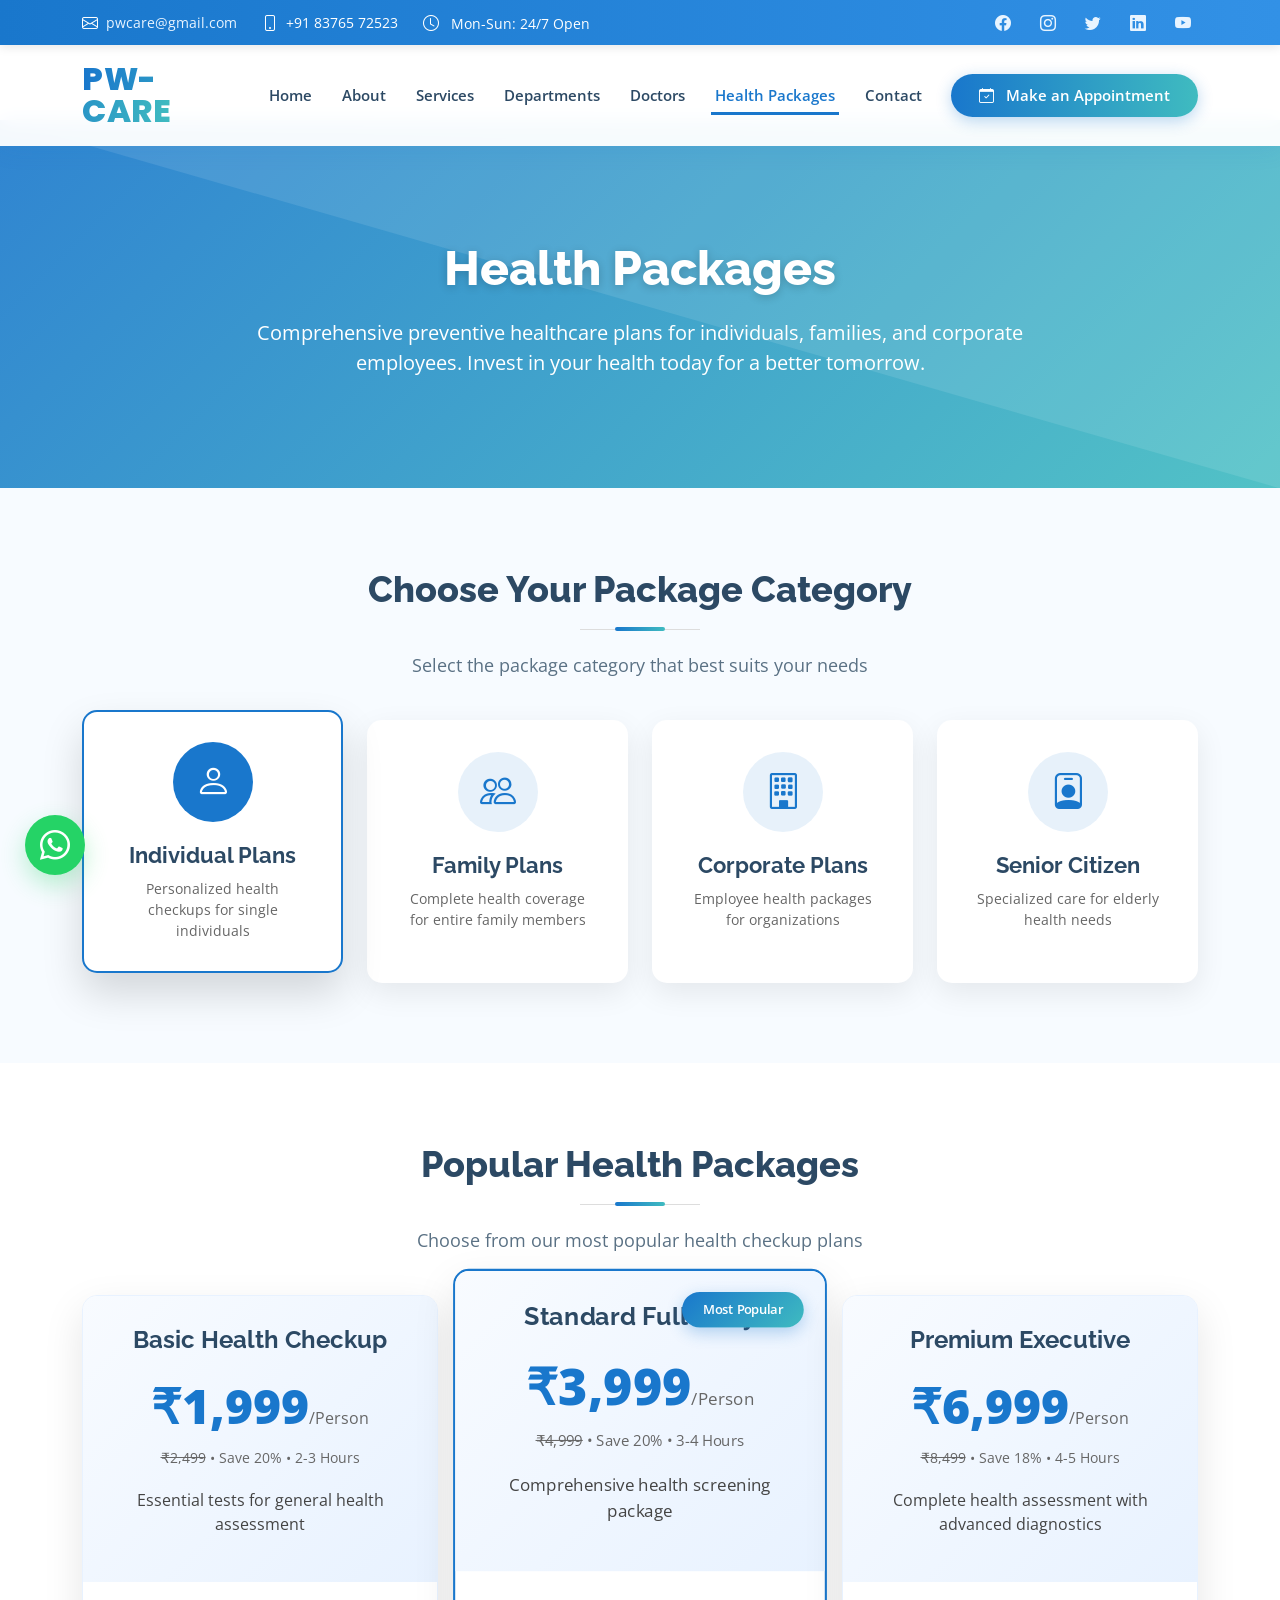
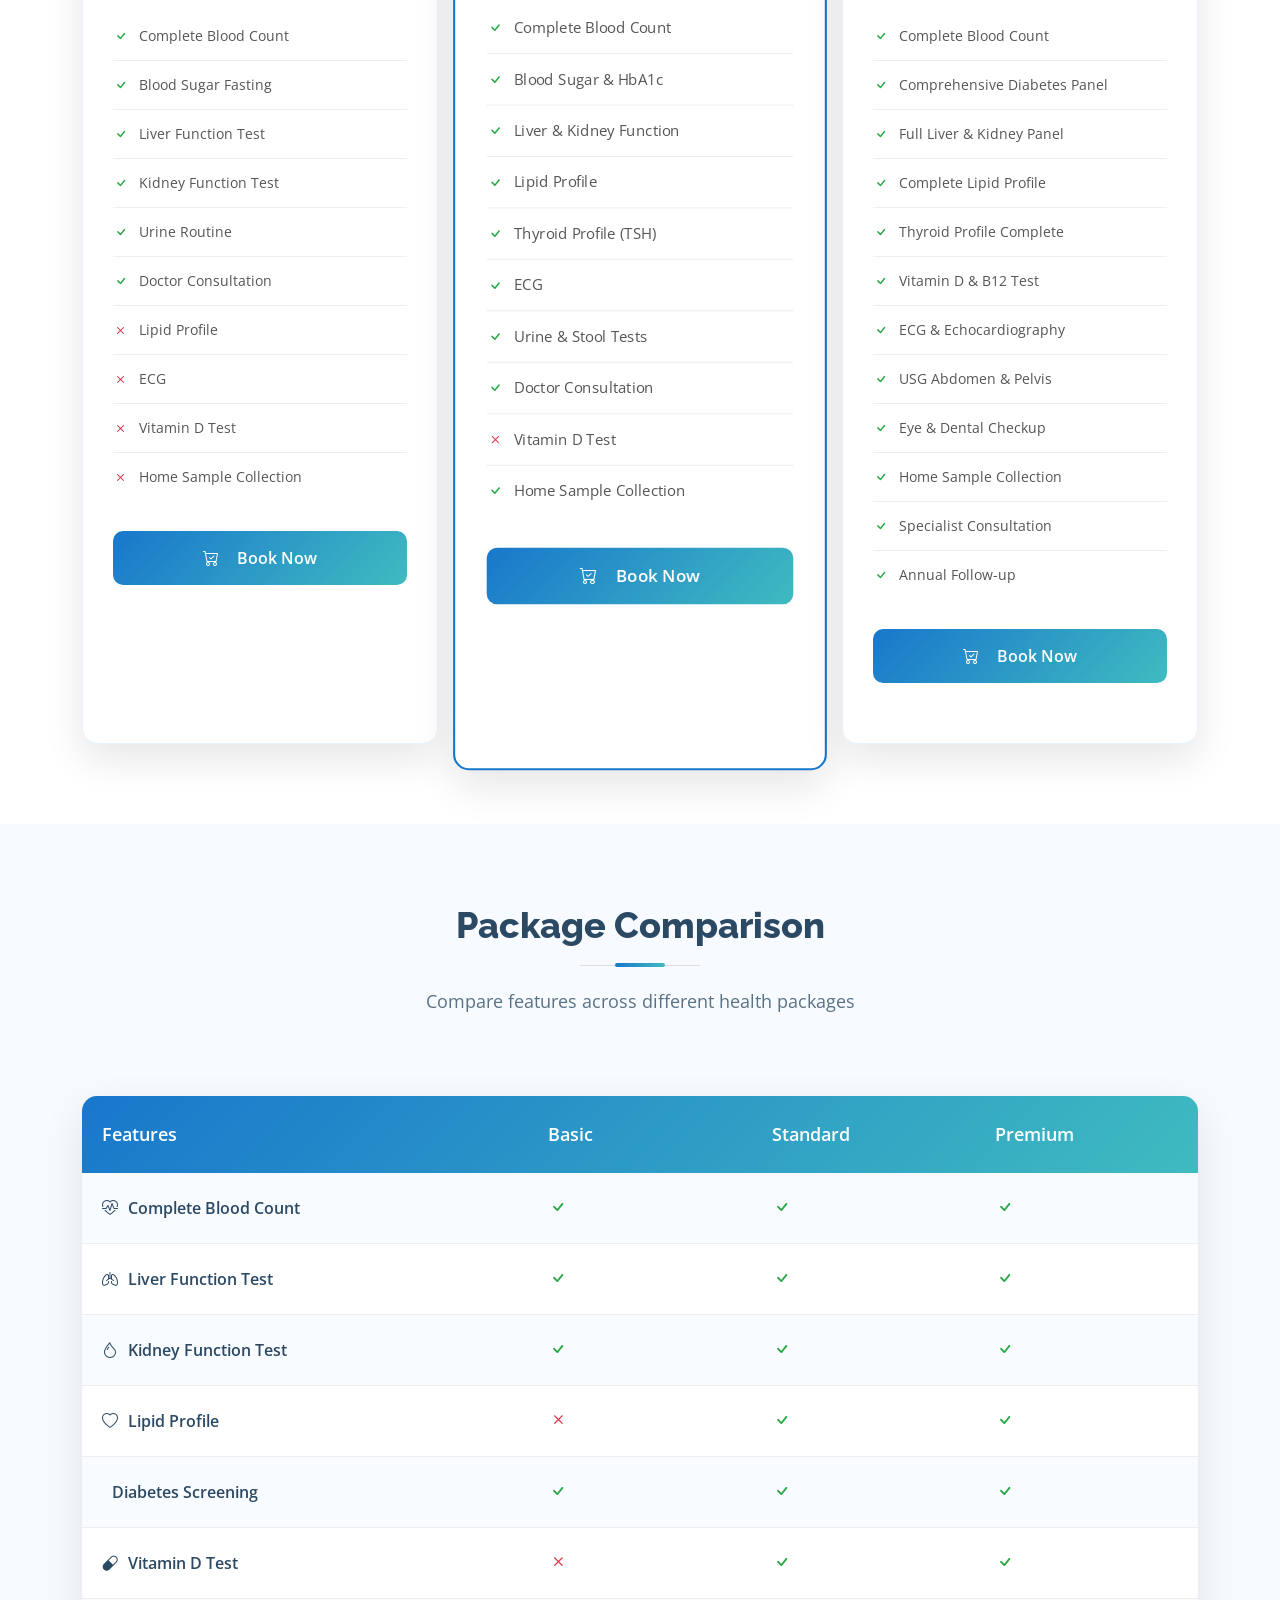
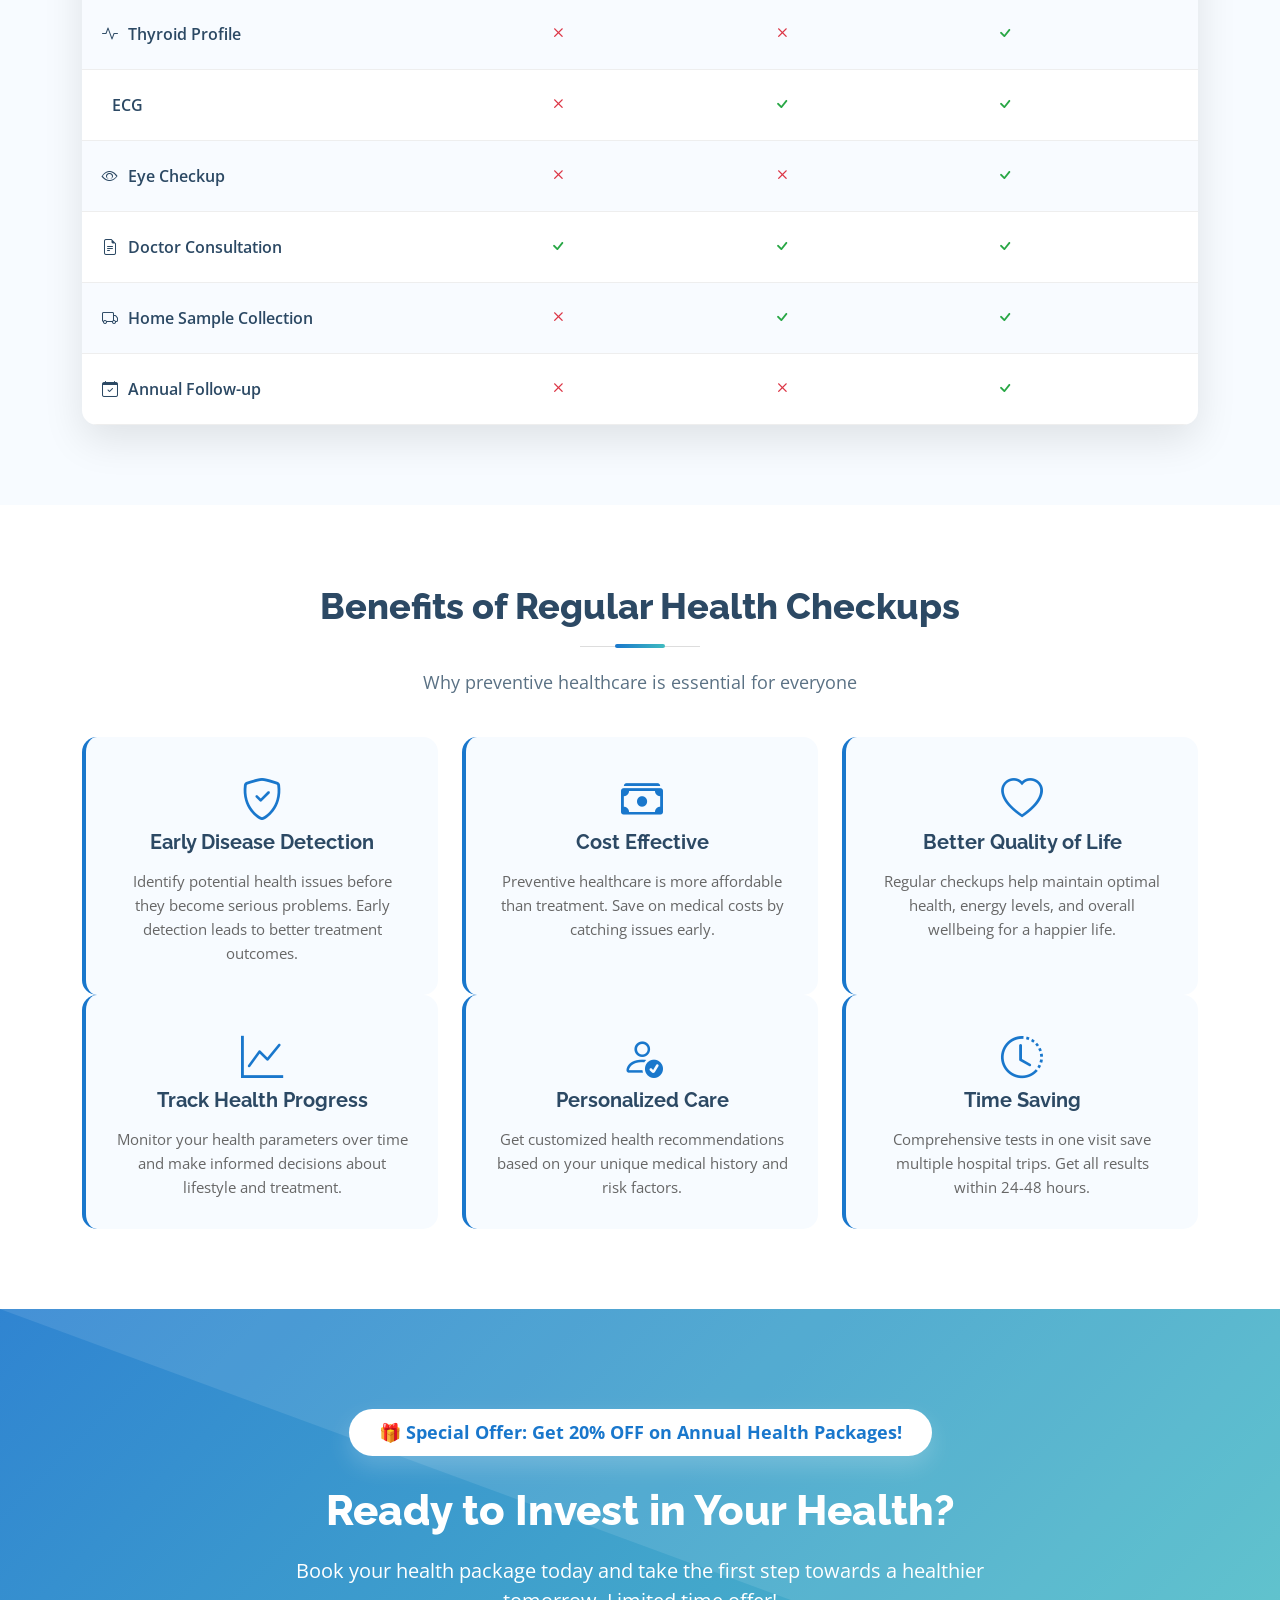
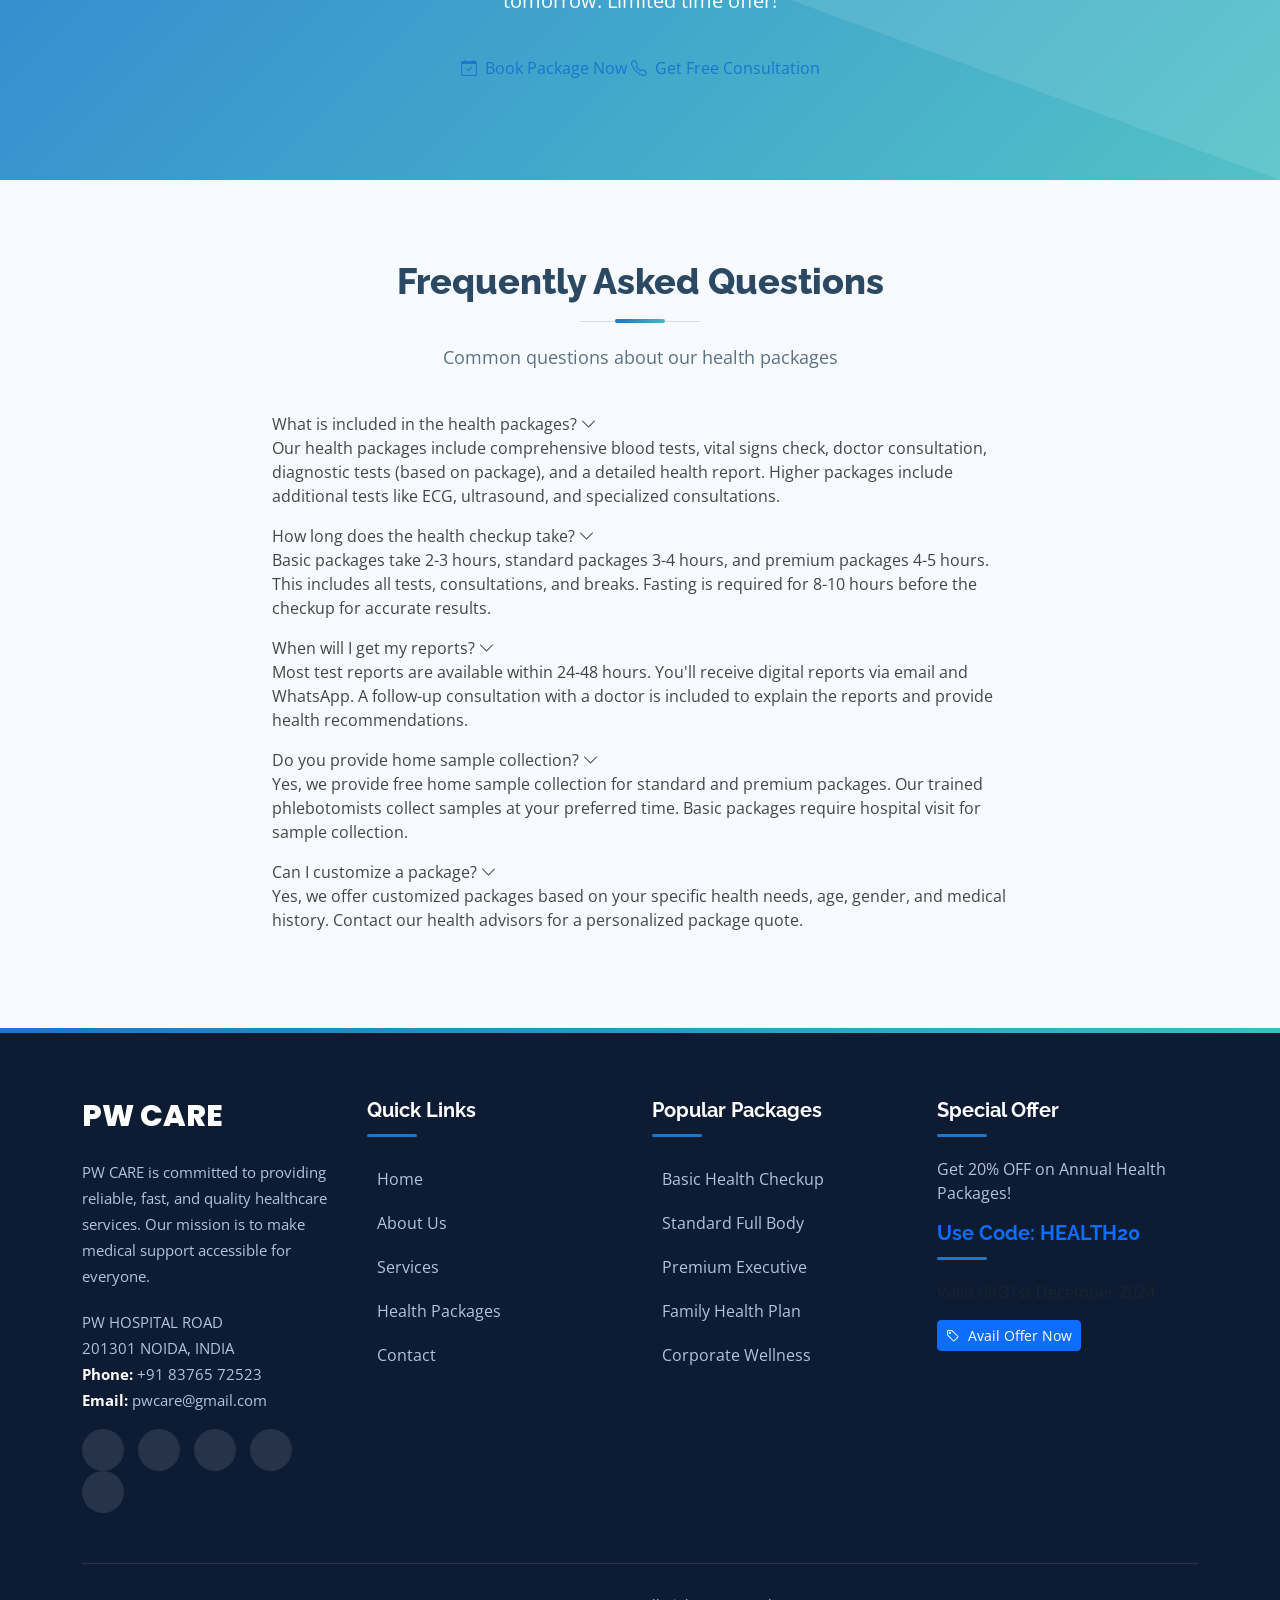
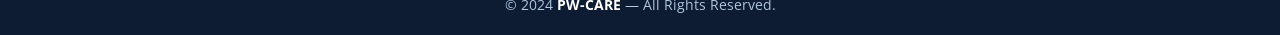
<file: package.html>
<!doctype html>
<html lang="en">
  <head>
    <meta charset="UTF-8" />
    <meta name="viewport" content="width=device-width, initial-scale=1.0" />
    <title>Health Packages | PW-CARE Preventive Healthcare Plans</title>
    <meta
      name="description"
      content="Comprehensive health checkup packages for individuals, families, and corporate employees. Preventive healthcare plans with advanced diagnostics."
    />
    <meta
      name="keywords"
      content="health packages, health checkup, preventive care, full body checkup, corporate health, family health, annual checkup"
    />

    <!-- CSS Links -->
    <link
      href="https://fonts.googleapis.com/css2?family=Open+Sans:wght@300;400;500;600;700&family=Raleway:wght@400;500;600;700;800&family=Poppins:wght@400;500;600;700;800&display=swap"
      rel="stylesheet"
    />
    <link
      rel="stylesheet"
      href="https://cdnjs.cloudflare.com/ajax/libs/animate.css/4.1.1/animate.min.css"
    />
    <link
      href="https://cdn.jsdelivr.net/npm/bootstrap@5.3.2/dist/css/bootstrap.min.css"
      rel="stylesheet"
    />
    <link
      rel="stylesheet"
      href="https://cdn.jsdelivr.net/npm/bootstrap-icons@1.11.1/font/bootstrap-icons.css"
    />
    <link
      rel="stylesheet"
      href="https://cdnjs.cloudflare.com/ajax/libs/font-awesome/6.5.0/css/all.min.css"
    />
    <!-- Main CSS -->
    <link rel="stylesheet" href="style.css" />

    <style>
      /* Health Packages Page Specific Styles */
      .packages-hero {
        background: linear-gradient(
          135deg,
          rgba(25, 119, 204, 0.9),
          rgba(63, 187, 192, 0.9)
        );
        color: white;
        padding: 120px 0 80px;
        text-align: center;
        position: relative;
        overflow: hidden;
      }

      .packages-hero:before {
        content: "";
        position: absolute;
        top: 0;
        left: 0;
        right: 0;
        bottom: 0;
        background: url('data:image/svg+xml,<svg xmlns="http://www.w3.org/2000/svg" viewBox="0 0 100 100" preserveAspectRatio="none"><path d="M0,0 L100,0 L100,100 Z" fill="rgba(255,255,255,0.1)"/></svg>');
        background-size: cover;
      }

      .packages-hero h1 {
        font-size: 48px;
        font-weight: 800;
        margin-bottom: 20px;
        text-shadow: 0 2px 10px rgba(0, 0, 0, 0.2);
      }

      .packages-hero p {
        font-size: 20px;
        max-width: 800px;
        margin: 0 auto 30px;
        opacity: 0.95;
      }

      /* Package Categories */
      .package-categories {
        padding: 80px 0;
        background: #f7fbff;
      }

      .category-card {
        background: white;
        border-radius: 15px;
        padding: 30px;
        text-align: center;
        box-shadow: 0 10px 30px rgba(0, 0, 0, 0.08);
        transition: all 0.3s ease;
        height: 100%;
        cursor: pointer;
        border: 2px solid transparent;
      }

      .category-card:hover,
      .category-card.active {
        border-color: #1977cc;
        transform: translateY(-10px);
        box-shadow: 0 20px 40px rgba(0, 0, 0, 0.15);
      }

      .category-icon {
        width: 80px;
        height: 80px;
        background: rgba(25, 119, 204, 0.1);
        border-radius: 50%;
        display: flex;
        align-items: center;
        justify-content: center;
        margin: 0 auto 20px;
        transition: all 0.3s ease;
      }

      .category-card:hover .category-icon,
      .category-card.active .category-icon {
        background: #1977cc;
      }

      .category-icon i {
        font-size: 36px;
        color: #1977cc;
        transition: all 0.3s ease;
      }

      .category-card:hover .category-icon i,
      .category-card.active .category-icon i {
        color: white;
      }

      .category-card h3 {
        font-size: 22px;
        font-weight: 700;
        color: #2c4964;
        margin-bottom: 10px;
      }

      .category-card p {
        color: #666;
        font-size: 14px;
        margin: 0;
      }

      /* Packages Section */
      .packages-section {
        padding: 80px 0;
        background: white;
      }

      .package-card {
        background: white;
        border-radius: 15px;
        overflow: hidden;
        box-shadow: 0 15px 40px rgba(0, 0, 0, 0.1);
        transition: all 0.4s ease;
        margin-bottom: 30px;
        height: 100%;
        position: relative;
        border: 1px solid #e8f2ff;
      }

      .package-card.popular {
        border: 2px solid #1977cc;
        transform: scale(1.05);
      }

      .package-card:hover {
        transform: translateY(-10px);
        box-shadow: 0 25px 60px rgba(0, 0, 0, 0.15);
      }

      .package-card.popular:hover {
        transform: translateY(-10px) scale(1.05);
      }

      .package-badge {
        position: absolute;
        top: 20px;
        right: 20px;
        background: linear-gradient(135deg, #1977cc, #3fbbc0);
        color: white;
        padding: 8px 20px;
        border-radius: 50px;
        font-size: 12px;
        font-weight: 600;
        z-index: 2;
        box-shadow: 0 5px 15px rgba(25, 119, 204, 0.3);
      }

      .package-header {
        padding: 30px;
        text-align: center;
        background: linear-gradient(135deg, #f8fbff, #e8f2ff);
        position: relative;
        overflow: hidden;
      }

      .package-header h3 {
        font-size: 24px;
        font-weight: 700;
        color: #2c4964;
        margin-bottom: 15px;
      }

      .package-price {
        font-size: 48px;
        font-weight: 800;
        color: #1977cc;
        margin-bottom: 5px;
      }

      .package-price span {
        font-size: 16px;
        color: #666;
        font-weight: 400;
      }

      .package-duration {
        color: #666;
        font-size: 14px;
        margin-bottom: 20px;
      }

      .package-content {
        padding: 30px;
      }

      .package-features {
        list-style: none;
        padding: 0;
        margin: 0 0 30px 0;
      }

      .package-features li {
        padding: 12px 0;
        color: #555;
        border-bottom: 1px solid #eee;
        display: flex;
        align-items: center;
        font-size: 14px;
      }

      .package-features li:last-child {
        border-bottom: none;
      }

      .package-features li i {
        color: #1977cc;
        margin-right: 10px;
        font-size: 16px;
      }

      .package-features li.included i {
        color: #28a745;
      }

      .package-features li.excluded i {
        color: #dc3545;
      }

      .btn-package {
        background: linear-gradient(135deg, #1977cc, #3fbbc0);
        color: white;
        border: none;
        padding: 15px 30px;
        border-radius: 10px;
        font-size: 16px;
        font-weight: 600;
        cursor: pointer;
        transition: all 0.4s ease;
        width: 100%;
        display: flex;
        align-items: center;
        justify-content: center;
        gap: 10px;
      }

      .btn-package:hover {
        background: linear-gradient(135deg, #3fbbc0, #1977cc);
        transform: translateY(-3px);
        box-shadow: 0 10px 25px rgba(25, 119, 204, 0.3);
      }

      /* Comparison Table */
      .comparison-section {
        padding: 80px 0;
        background: #f7fbff;
      }

      .comparison-table {
        background: white;
        border-radius: 15px;
        overflow: hidden;
        box-shadow: 0 15px 40px rgba(0, 0, 0, 0.1);
        margin-top: 40px;
      }

      .table-header {
        display: grid;
        grid-template-columns: 2fr 1fr 1fr 1fr;
        background: linear-gradient(135deg, #1977cc, #3fbbc0);
        color: white;
        font-weight: 600;
      }

      .table-row {
        display: grid;
        grid-template-columns: 2fr 1fr 1fr 1fr;
        border-bottom: 1px solid #eee;
      }

      .table-row:nth-child(even) {
        background: #f8fbff;
      }

      .table-cell {
        padding: 20px;
        display: flex;
        align-items: center;
      }

      .table-header .table-cell {
        padding: 25px 20px;
        font-size: 18px;
      }

      .table-cell.feature {
        font-weight: 600;
        color: #2c4964;
      }

      .table-cell i {
        margin-right: 10px;
      }

      .table-cell .check {
        color: #28a745;
        font-size: 20px;
      }

      .table-cell .cross {
        color: #dc3545;
        font-size: 20px;
      }

      /* Benefits Section */
      .benefits-section {
        padding: 80px 0;
        background: white;
      }

      .benefit-card {
        background: #f7fbff;
        border-radius: 15px;
        padding: 30px;
        text-align: center;
        transition: all 0.3s ease;
        height: 100%;
        border-left: 4px solid #1977cc;
      }

      .benefit-card:hover {
        background: white;
        transform: translateY(-5px);
        box-shadow: 0 15px 35px rgba(0, 0, 0, 0.1);
      }

      .benefit-card i {
        font-size: 42px;
        color: #1977cc;
        margin-bottom: 20px;
      }

      .benefit-card h4 {
        font-size: 20px;
        font-weight: 700;
        color: #2c4964;
        margin-bottom: 15px;
      }

      .benefit-card p {
        color: #666;
        font-size: 15px;
        margin: 0;
        line-height: 1.6;
      }

      /* CTA Section */
      .package-cta {
        padding: 100px 0;
        background: linear-gradient(
          135deg,
          rgba(25, 119, 204, 0.9),
          rgba(63, 187, 192, 0.9)
        );
        color: white;
        text-align: center;
        position: relative;
        overflow: hidden;
      }

      .package-cta:before {
        content: "";
        position: absolute;
        top: 0;
        left: 0;
        right: 0;
        bottom: 0;
        background: url('data:image/svg+xml,<svg xmlns="http://www.w3.org/2000/svg" viewBox="0 0 100 100" preserveAspectRatio="none"><path d="M0,0 L100,0 L100,100 Z" fill="rgba(255,255,255,0.1)"/></svg>');
        background-size: cover;
      }

      .package-cta h2 {
        font-size: 42px;
        font-weight: 800;
        margin-bottom: 20px;
        position: relative;
        z-index: 2;
      }

      .package-cta p {
        font-size: 20px;
        max-width: 700px;
        margin: 0 auto 40px;
        opacity: 0.95;
        position: relative;
        z-index: 2;
      }

      .package-cta .discount-badge {
        background: white;
        color: #1977cc;
        padding: 10px 30px;
        border-radius: 50px;
        font-size: 18px;
        font-weight: 700;
        display: inline-block;
        margin-bottom: 30px;
        position: relative;
        z-index: 2;
        box-shadow: 0 10px 25px rgba(255, 255, 255, 0.2);
      }

      /* FAQ Section */
      .package-faq {
        padding: 80px 0;
        background: #f7fbff;
      }

      /* Responsive Design */
      @media (max-width: 1199px) {
        .package-card.popular {
          transform: scale(1);
        }

        .package-card.popular:hover {
          transform: translateY(-10px);
        }
      }

      @media (max-width: 991px) {
        .packages-hero {
          padding: 100px 0 60px;
        }

        .packages-hero h1 {
          font-size: 36px;
        }

        .package-categories,
        .packages-section,
        .comparison-section,
        .benefits-section {
          padding: 60px 0;
        }

        .package-card {
          margin-bottom: 20px;
        }

        .table-header,
        .table-row {
          grid-template-columns: 2fr 1fr 1fr;
        }

        .table-cell:nth-child(4) {
          display: none;
        }
      }

      @media (max-width: 768px) {
        .packages-hero h1 {
          font-size: 32px;
        }

        .packages-hero p {
          font-size: 18px;
        }

        .package-price {
          font-size: 36px;
        }

        .table-header,
        .table-row {
          grid-template-columns: 2fr 1fr;
        }

        .table-cell:nth-child(3) {
          display: none;
        }

        .package-cta h2 {
          font-size: 32px;
        }
      }

      @media (max-width: 576px) {
        .packages-hero {
          padding: 80px 0 40px;
        }

        .packages-hero h1 {
          font-size: 28px;
        }

        .category-card {
          padding: 20px 15px;
          margin-bottom: 15px;
        }

        .package-header {
          padding: 25px 20px;
        }

        .package-content {
          padding: 25px 20px;
        }

        .package-cta {
          padding: 60px 20px;
        }

        .package-cta h2 {
          font-size: 28px;
        }
      }
    </style>
  </head>
  <body>
    <!-- Preloader -->
    <div id="preloader">
      <div class="spinner"></div>
    </div>

    <!-- Topbar -->
    <div id="topbar" class="d-flex align-items-center fixed-top">
      <div class="container d-flex justify-content-between align-items-center">
        <div class="contact-info d-flex align-items-center">
          <span>
            <i class="bi bi-envelope"></i>
            <a href="mailto:pwcare@gmail.com">pwcare@gmail.com</a>
          </span>
          <span>
            <i class="bi bi-phone"></i>
            +91 83765 72523
          </span>
          <span class="d-none d-md-inline">
            <i class="bi bi-clock"></i>
            Mon-Sun: 24/7 Open
          </span>
        </div>

        <div class="social-links d-none d-sm-flex align-items-center">
          <a href="#"><i class="bi bi-facebook"></i></a>
          <a href="#"><i class="bi bi-instagram"></i></a>
          <a href="#"><i class="bi bi-twitter"></i></a>
          <a href="#"><i class="bi bi-linkedin"></i></a>
          <a href="#"><i class="bi bi-youtube"></i></a>
        </div>
      </div>
    </div>

    <!-- Header -->
    <header id="header" class="fixed-top">
      <div class="container d-flex align-items-center justify-content-between">
        <h1 class="logo me-auto"><a href="index.html">PW-CARE</a></h1>

        <!-- Navigation Menu -->
        <nav id="navbar" class="navbar order-last order-lg-0">
          <ul>
            <li><a href="index.html" class="nav-link">Home</a></li>
            <li><a href="aboutus.html" class="nav-link">About</a></li>
            <li><a href="services.html" class="nav-link">Services</a></li>
            <li><a href="departments.html" class="nav-link">Departments</a></li>
            <li><a href="doctors.html" class="nav-link">Doctors</a></li>
            <li>
              <a href="health-packages.html" class="nav-link active"
                >Health Packages</a
              >
            </li>
            <li><a href="contact.html" class="nav-link">Contact</a></li>
          </ul>
          <i class="bi bi-list mobile-nav-toggle"></i>
        </nav>

        <a href="index.html#appointment" class="appointment-btn scrollto">
          <i class="bi bi-calendar-check me-2"></i>
          <span class="d-none d-md-inline">Make an </span>Appointment
        </a>
      </div>
    </header>

    <!-- Hero Section -->
    <section class="packages-hero">
      <div class="container">
        <h1 class="animate__animated animate__fadeInDown">Health Packages</h1>
        <p class="animate__animated animate__fadeInUp">
          Comprehensive preventive healthcare plans for individuals, families,
          and corporate employees. Invest in your health today for a better
          tomorrow.
        </p>
      </div>
    </section>

    <!-- Package Categories -->
    <section class="package-categories">
      <div class="container">
        <div class="section-title" data-aos="fade-up">
          <h2>Choose Your Package Category</h2>
          <p>Select the package category that best suits your needs</p>
        </div>

        <div class="row">
          <div
            class="col-lg-3 col-md-6"
            data-aos="fade-up"
            data-aos-delay="100"
          >
            <div class="category-card active" data-category="individual">
              <div class="category-icon">
                <i class="bi bi-person"></i>
              </div>
              <h3>Individual Plans</h3>
              <p>Personalized health checkups for single individuals</p>
            </div>
          </div>

          <div
            class="col-lg-3 col-md-6"
            data-aos="fade-up"
            data-aos-delay="200"
          >
            <div class="category-card" data-category="family">
              <div class="category-icon">
                <i class="bi bi-people"></i>
              </div>
              <h3>Family Plans</h3>
              <p>Complete health coverage for entire family members</p>
            </div>
          </div>

          <div
            class="col-lg-3 col-md-6"
            data-aos="fade-up"
            data-aos-delay="300"
          >
            <div class="category-card" data-category="corporate">
              <div class="category-icon">
                <i class="bi bi-building"></i>
              </div>
              <h3>Corporate Plans</h3>
              <p>Employee health packages for organizations</p>
            </div>
          </div>

          <div
            class="col-lg-3 col-md-6"
            data-aos="fade-up"
            data-aos-delay="400"
          >
            <div class="category-card" data-category="senior">
              <div class="category-icon">
                <i class="bi bi-person-badge"></i>
              </div>
              <h3>Senior Citizen</h3>
              <p>Specialized care for elderly health needs</p>
            </div>
          </div>
        </div>
      </div>
    </section>

    <!-- Packages Section -->
    <section class="packages-section">
      <div class="container">
        <div class="section-title" data-aos="fade-up">
          <h2>Popular Health Packages</h2>
          <p>Choose from our most popular health checkup plans</p>
        </div>

        <div class="row" id="packagesContainer">
          <!-- Packages will be loaded by JavaScript -->
          <div class="text-center py-5">
            <div class="spinner"></div>
            <p class="mt-3">Loading packages...</p>
          </div>
        </div>
      </div>
    </section>

    <!-- Comparison Table -->
    <section class="comparison-section">
      <div class="container">
        <div class="section-title" data-aos="fade-up">
          <h2>Package Comparison</h2>
          <p>Compare features across different health packages</p>
        </div>

        <div class="comparison-table" data-aos="fade-up">
          <div class="table-header">
            <div class="table-cell">Features</div>
            <div class="table-cell">Basic</div>
            <div class="table-cell">Standard</div>
            <div class="table-cell">Premium</div>
          </div>

          <div class="table-row">
            <div class="table-cell feature">
              <i class="bi bi-heart-pulse"></i>Complete Blood Count
            </div>
            <div class="table-cell"><i class="bi bi-check check"></i></div>
            <div class="table-cell"><i class="bi bi-check check"></i></div>
            <div class="table-cell"><i class="bi bi-check check"></i></div>
          </div>

          <div class="table-row">
            <div class="table-cell feature">
              <i class="bi bi-lungs"></i>Liver Function Test
            </div>
            <div class="table-cell"><i class="bi bi-check check"></i></div>
            <div class="table-cell"><i class="bi bi-check check"></i></div>
            <div class="table-cell"><i class="bi bi-check check"></i></div>
          </div>

          <div class="table-row">
            <div class="table-cell feature">
              <i class="bi bi-droplet"></i>Kidney Function Test
            </div>
            <div class="table-cell"><i class="bi bi-check check"></i></div>
            <div class="table-cell"><i class="bi bi-check check"></i></div>
            <div class="table-cell"><i class="bi bi-check check"></i></div>
          </div>

          <div class="table-row">
            <div class="table-cell feature">
              <i class="bi bi-heart"></i>Lipid Profile
            </div>
            <div class="table-cell"><i class="bi bi-x cross"></i></div>
            <div class="table-cell"><i class="bi bi-check check"></i></div>
            <div class="table-cell"><i class="bi bi-check check"></i></div>
          </div>

          <div class="table-row">
            <div class="table-cell feature">
              <i class="bi bi-sugar"></i>Diabetes Screening
            </div>
            <div class="table-cell"><i class="bi bi-check check"></i></div>
            <div class="table-cell"><i class="bi bi-check check"></i></div>
            <div class="table-cell"><i class="bi bi-check check"></i></div>
          </div>

          <div class="table-row">
            <div class="table-cell feature">
              <i class="bi bi-capsule"></i>Vitamin D Test
            </div>
            <div class="table-cell"><i class="bi bi-x cross"></i></div>
            <div class="table-cell"><i class="bi bi-check check"></i></div>
            <div class="table-cell"><i class="bi bi-check check"></i></div>
          </div>

          <div class="table-row">
            <div class="table-cell feature">
              <i class="bi bi-activity"></i>Thyroid Profile
            </div>
            <div class="table-cell"><i class="bi bi-x cross"></i></div>
            <div class="table-cell"><i class="bi bi-x cross"></i></div>
            <div class="table-cell"><i class="bi bi-check check"></i></div>
          </div>

          <div class="table-row">
            <div class="table-cell feature">
              <i class="bi bi-heartbeat"></i>ECG
            </div>
            <div class="table-cell"><i class="bi bi-x cross"></i></div>
            <div class="table-cell"><i class="bi bi-check check"></i></div>
            <div class="table-cell"><i class="bi bi-check check"></i></div>
          </div>

          <div class="table-row">
            <div class="table-cell feature">
              <i class="bi bi-eye"></i>Eye Checkup
            </div>
            <div class="table-cell"><i class="bi bi-x cross"></i></div>
            <div class="table-cell"><i class="bi bi-x cross"></i></div>
            <div class="table-cell"><i class="bi bi-check check"></i></div>
          </div>

          <div class="table-row">
            <div class="table-cell feature">
              <i class="bi bi-file-earmark-text"></i>Doctor Consultation
            </div>
            <div class="table-cell"><i class="bi bi-check check"></i></div>
            <div class="table-cell"><i class="bi bi-check check"></i></div>
            <div class="table-cell"><i class="bi bi-check check"></i></div>
          </div>

          <div class="table-row">
            <div class="table-cell feature">
              <i class="bi bi-truck"></i>Home Sample Collection
            </div>
            <div class="table-cell"><i class="bi bi-x cross"></i></div>
            <div class="table-cell"><i class="bi bi-check check"></i></div>
            <div class="table-cell"><i class="bi bi-check check"></i></div>
          </div>

          <div class="table-row">
            <div class="table-cell feature">
              <i class="bi bi-calendar-check"></i>Annual Follow-up
            </div>
            <div class="table-cell"><i class="bi bi-x cross"></i></div>
            <div class="table-cell"><i class="bi bi-x cross"></i></div>
            <div class="table-cell"><i class="bi bi-check check"></i></div>
          </div>
        </div>
      </div>
    </section>

    <!-- Benefits Section -->
    <section class="benefits-section">
      <div class="container">
        <div class="section-title" data-aos="fade-up">
          <h2>Benefits of Regular Health Checkups</h2>
          <p>Why preventive healthcare is essential for everyone</p>
        </div>

        <div class="row">
          <div
            class="col-lg-4 col-md-6"
            data-aos="fade-up"
            data-aos-delay="100"
          >
            <div class="benefit-card">
              <i class="bi bi-shield-check"></i>
              <h4>Early Disease Detection</h4>
              <p>
                Identify potential health issues before they become serious
                problems. Early detection leads to better treatment outcomes.
              </p>
            </div>
          </div>

          <div
            class="col-lg-4 col-md-6"
            data-aos="fade-up"
            data-aos-delay="200"
          >
            <div class="benefit-card">
              <i class="bi bi-cash-stack"></i>
              <h4>Cost Effective</h4>
              <p>
                Preventive healthcare is more affordable than treatment. Save on
                medical costs by catching issues early.
              </p>
            </div>
          </div>

          <div
            class="col-lg-4 col-md-6"
            data-aos="fade-up"
            data-aos-delay="300"
          >
            <div class="benefit-card">
              <i class="bi bi-heart"></i>
              <h4>Better Quality of Life</h4>
              <p>
                Regular checkups help maintain optimal health, energy levels,
                and overall wellbeing for a happier life.
              </p>
            </div>
          </div>

          <div
            class="col-lg-4 col-md-6"
            data-aos="fade-up"
            data-aos-delay="400"
          >
            <div class="benefit-card">
              <i class="bi bi-graph-up"></i>
              <h4>Track Health Progress</h4>
              <p>
                Monitor your health parameters over time and make informed
                decisions about lifestyle and treatment.
              </p>
            </div>
          </div>

          <div
            class="col-lg-4 col-md-6"
            data-aos="fade-up"
            data-aos-delay="500"
          >
            <div class="benefit-card">
              <i class="bi bi-person-check"></i>
              <h4>Personalized Care</h4>
              <p>
                Get customized health recommendations based on your unique
                medical history and risk factors.
              </p>
            </div>
          </div>

          <div
            class="col-lg-4 col-md-6"
            data-aos="fade-up"
            data-aos-delay="600"
          >
            <div class="benefit-card">
              <i class="bi bi-clock-history"></i>
              <h4>Time Saving</h4>
              <p>
                Comprehensive tests in one visit save multiple hospital trips.
                Get all results within 24-48 hours.
              </p>
            </div>
          </div>
        </div>
      </div>
    </section>

    <!-- CTA Section -->
    <section class="package-cta">
      <div class="container">
        <div class="discount-badge" data-aos="fade-up">
          🎁 Special Offer: Get 20% OFF on Annual Health Packages!
        </div>
        <h2 class="animate__animated animate__fadeInDown">
          Ready to Invest in Your Health?
        </h2>
        <p class="animate__animated animate__fadeInUp">
          Book your health package today and take the first step towards a
          healthier tomorrow. Limited time offer!
        </p>
        <div class="cta-buttons animate__animated animate__fadeInUp">
          <a href="index.html#appointment" class="btn-cta-primary">
            <i class="bi bi-calendar-check me-2"></i>Book Package Now
          </a>
          <a href="contact.html" class="btn-cta-secondary">
            <i class="bi bi-telephone me-2"></i>Get Free Consultation
          </a>
        </div>
      </div>
    </section>

    <!-- FAQ Section -->
    <section class="package-faq">
      <div class="container">
        <div class="section-title" data-aos="fade-up">
          <h2>Frequently Asked Questions</h2>
          <p>Common questions about our health packages</p>
        </div>

        <div class="row justify-content-center">
          <div class="col-lg-8">
            <div class="faq-item" data-aos="fade-up">
              <div class="faq-question">
                <span>What is included in the health packages?</span>
                <i class="bi bi-chevron-down"></i>
              </div>
              <div class="faq-answer">
                <p>
                  Our health packages include comprehensive blood tests, vital
                  signs check, doctor consultation, diagnostic tests (based on
                  package), and a detailed health report. Higher packages
                  include additional tests like ECG, ultrasound, and specialized
                  consultations.
                </p>
              </div>
            </div>

            <div class="faq-item" data-aos="fade-up">
              <div class="faq-question">
                <span>How long does the health checkup take?</span>
                <i class="bi bi-chevron-down"></i>
              </div>
              <div class="faq-answer">
                <p>
                  Basic packages take 2-3 hours, standard packages 3-4 hours,
                  and premium packages 4-5 hours. This includes all tests,
                  consultations, and breaks. Fasting is required for 8-10 hours
                  before the checkup for accurate results.
                </p>
              </div>
            </div>

            <div class="faq-item" data-aos="fade-up">
              <div class="faq-question">
                <span>When will I get my reports?</span>
                <i class="bi bi-chevron-down"></i>
              </div>
              <div class="faq-answer">
                <p>
                  Most test reports are available within 24-48 hours. You'll
                  receive digital reports via email and WhatsApp. A follow-up
                  consultation with a doctor is included to explain the reports
                  and provide health recommendations.
                </p>
              </div>
            </div>

            <div class="faq-item" data-aos="fade-up">
              <div class="faq-question">
                <span>Do you provide home sample collection?</span>
                <i class="bi bi-chevron-down"></i>
              </div>
              <div class="faq-answer">
                <p>
                  Yes, we provide free home sample collection for standard and
                  premium packages. Our trained phlebotomists collect samples at
                  your preferred time. Basic packages require hospital visit for
                  sample collection.
                </p>
              </div>
            </div>

            <div class="faq-item" data-aos="fade-up">
              <div class="faq-question">
                <span>Can I customize a package?</span>
                <i class="bi bi-chevron-down"></i>
              </div>
              <div class="faq-answer">
                <p>
                  Yes, we offer customized packages based on your specific
                  health needs, age, gender, and medical history. Contact our
                  health advisors for a personalized package quote.
                </p>
              </div>
            </div>
          </div>
        </div>
      </div>
    </section>

    <!-- Footer -->
    <footer id="footer">
      <div class="footer-top">
        <div class="container">
          <div class="row">
            <!-- LOGO + ABOUT -->
            <div class="col-lg-3 col-md-6 footer-info">
              <h3>PW CARE</h3>
              <p class="footer-desc">
                PW CARE is committed to providing reliable, fast, and quality
                healthcare services. Our mission is to make medical support
                accessible for everyone.
              </p>

              <p class="footer-contact">
                PW HOSPITAL ROAD <br />
                201301 NOIDA, INDIA <br />
                <strong>Phone:</strong> +91 83765 72523 <br />
                <strong>Email:</strong> pwcare@gmail.com
              </p>

              <div class="social-links mt-3">
                <a href="#"><i class="bx bxl-facebook"></i></a>
                <a href="#"><i class="bx bxl-instagram"></i></a>
                <a href="#"><i class="bx bxl-twitter"></i></a>
                <a href="#"><i class="bx bxl-linkedin"></i></a>
                <a href="#"><i class="bx bxl-youtube"></i></a>
              </div>
            </div>

            <!-- USEFUL LINKS -->
            <div class="col-lg-3 col-md-6 footer-links">
              <h4>Quick Links</h4>
              <ul>
                <li>
                  <i class="bx bx-chevron-right"></i
                  ><a href="index.html">Home</a>
                </li>
                <li>
                  <i class="bx bx-chevron-right"></i
                  ><a href="aboutus.html">About Us</a>
                </li>
                <li>
                  <i class="bx bx-chevron-right"></i
                  ><a href="services.html">Services</a>
                </li>
                <li>
                  <i class="bx bx-chevron-right"></i
                  ><a href="health-packages.html">Health Packages</a>
                </li>
                <li>
                  <i class="bx bx-chevron-right"></i
                  ><a href="contact.html">Contact</a>
                </li>
              </ul>
            </div>

            <!-- POPULAR PACKAGES -->
            <div class="col-lg-3 col-md-6 footer-links">
              <h4>Popular Packages</h4>
              <ul>
                <li>
                  <i class="bx bx-chevron-right"></i
                  ><a href="#basic">Basic Health Checkup</a>
                </li>
                <li>
                  <i class="bx bx-chevron-right"></i
                  ><a href="#standard">Standard Full Body</a>
                </li>
                <li>
                  <i class="bx bx-chevron-right"></i
                  ><a href="#premium">Premium Executive</a>
                </li>
                <li>
                  <i class="bx bx-chevron-right"></i
                  ><a href="#family">Family Health Plan</a>
                </li>
                <li>
                  <i class="bx bx-chevron-right"></i
                  ><a href="#corporate">Corporate Wellness</a>
                </li>
              </ul>
            </div>

            <!-- SPECIAL OFFER -->
            <div class="col-lg-3 col-md-6 footer-newsletter">
              <h4>Special Offer</h4>
              <p>Get 20% OFF on Annual Health Packages!</p>
              <div class="offer-box">
                <h4 class="text-primary">Use Code: HEALTH20</h4>
                <p class="text-muted">Valid till 31st December 2024</p>
                <div class="mt-3">
                  <a
                    href="index.html#appointment"
                    class="btn btn-primary btn-sm"
                  >
                    <i class="bi bi-tag me-2"></i>Avail Offer Now
                  </a>
                </div>
              </div>
            </div>
          </div>
        </div>
      </div>

      <div class="container">
        <div class="copyright">
          © 2024 <strong><span>PW-CARE</span></strong> — All Rights Reserved.
        </div>
      </div>
    </footer>

    <!-- WhatsApp Floating Button -->
    <a href="https://wa.me/918376572523" class="whatsapp-float" target="_blank">
      <i class="bi bi-whatsapp"></i>
    </a>

    <!-- Back to Top Button -->
    <a
      href="#"
      class="back-to-top d-flex align-items-center justify-content-center"
    >
      <i class="bi bi-arrow-up-short"></i>
    </a>

    <!-- JavaScript -->
    <script src="https://cdn.jsdelivr.net/npm/bootstrap@5.3.2/dist/js/bootstrap.bundle.min.js"></script>
    <script src="https://unpkg.com/aos@2.3.1/dist/aos.js"></script>

    <script>
      // Health Packages Data
      const packagesData = [
        {
          id: "basic",
          name: "Basic Health Checkup",
          description: "Essential tests for general health assessment",
          price: "₹1,999",
          originalPrice: "₹2,499",
          duration: "2-3 Hours",
          category: "individual",
          popular: false,
          features: [
            { text: "Complete Blood Count", included: true },
            { text: "Blood Sugar Fasting", included: true },
            { text: "Liver Function Test", included: true },
            { text: "Kidney Function Test", included: true },
            { text: "Urine Routine", included: true },
            { text: "Doctor Consultation", included: true },
            { text: "Lipid Profile", included: false },
            { text: "ECG", included: false },
            { text: "Vitamin D Test", included: false },
            { text: "Home Sample Collection", included: false },
          ],
        },
        {
          id: "standard",
          name: "Standard Full Body",
          description: "Comprehensive health screening package",
          price: "₹3,999",
          originalPrice: "₹4,999",
          duration: "3-4 Hours",
          category: "individual",
          popular: true,
          features: [
            { text: "Complete Blood Count", included: true },
            { text: "Blood Sugar & HbA1c", included: true },
            { text: "Liver & Kidney Function", included: true },
            { text: "Lipid Profile", included: true },
            { text: "Thyroid Profile (TSH)", included: true },
            { text: "ECG", included: true },
            { text: "Urine & Stool Tests", included: true },
            { text: "Doctor Consultation", included: true },
            { text: "Vitamin D Test", included: false },
            { text: "Home Sample Collection", included: true },
          ],
        },
        {
          id: "premium",
          name: "Premium Executive",
          description: "Complete health assessment with advanced diagnostics",
          price: "₹6,999",
          originalPrice: "₹8,499",
          duration: "4-5 Hours",
          category: "individual",
          popular: false,
          features: [
            { text: "Complete Blood Count", included: true },
            { text: "Comprehensive Diabetes Panel", included: true },
            { text: "Full Liver & Kidney Panel", included: true },
            { text: "Complete Lipid Profile", included: true },
            { text: "Thyroid Profile Complete", included: true },
            { text: "Vitamin D & B12 Test", included: true },
            { text: "ECG & Echocardiography", included: true },
            { text: "USG Abdomen & Pelvis", included: true },
            { text: "Eye & Dental Checkup", included: true },
            { text: "Home Sample Collection", included: true },
            { text: "Specialist Consultation", included: true },
            { text: "Annual Follow-up", included: true },
          ],
        },
        {
          id: "family",
          name: "Family Health Plan",
          description: "Complete health coverage for family of 4",
          price: "₹12,999",
          originalPrice: "₹15,999",
          duration: "Custom",
          category: "family",
          popular: true,
          features: [
            { text: "4 Members Coverage", included: true },
            { text: "Standard Package for Adults", included: true },
            { text: "Pediatric Package for Children", included: true },
            { text: "Senior Citizen Package", included: true },
            { text: "Family Doctor Consultation", included: true },
            { text: "Vaccination Schedule", included: true },
            { text: "Health Records Maintenance", included: true },
            { text: "24/7 Telemedicine Support", included: true },
            { text: "Priority Appointment", included: true },
            { text: "Annual Health Review", included: true },
          ],
        },
        {
          id: "corporate",
          name: "Corporate Wellness",
          description: "Employee health packages for organizations",
          price: "₹2,499",
          originalPrice: "₹3,199",
          duration: "Per Employee",
          category: "corporate",
          popular: false,
          features: [
            { text: "Basic Health Checkup", included: true },
            { text: "Occupational Health Screening", included: true },
            { text: "Stress Management Workshop", included: true },
            { text: "Ergonomics Assessment", included: true },
            { text: "Annual Health Camps", included: true },
            { text: "Corporate Discounts", included: true },
            { text: "Bulk Pricing", included: true },
            { text: "Customized Reporting", included: true },
            { text: "Employee Health Analytics", included: true },
            { text: "Wellness Programs", included: true },
          ],
        },
        {
          id: "senior",
          name: "Senior Citizen Care",
          description: "Specialized health package for elderly",
          price: "₹4,999",
          originalPrice: "₹5,999",
          duration: "4-5 Hours",
          category: "senior",
          popular: false,
          features: [
            { text: "Geriatric Assessment", included: true },
            { text: "Bone Density Test", included: true },
            { text: "Cardiac Risk Assessment", included: true },
            { text: "Neurological Screening", included: true },
            { text: "Vision & Hearing Tests", included: true },
            { text: "Arthritis Screening", included: true },
            { text: "Memory Assessment", included: true },
            { text: "Home Sample Collection", included: true },
            { text: "Geriatric Consultation", included: true },
            { text: "Caregiver Guidance", included: true },
          ],
        },
      ];

      // Load Packages
      function loadPackages(category = "individual") {
        const container = document.getElementById("packagesContainer");
        const filteredPackages = packagesData.filter(
          (pkg) => pkg.category === category,
        );

        let html = "";

        filteredPackages.forEach((pkg) => {
          const discount = Math.round(
            ((parseInt(pkg.originalPrice.replace(/[^0-9]/g, "")) -
              parseInt(pkg.price.replace(/[^0-9]/g, ""))) /
              parseInt(pkg.originalPrice.replace(/[^0-9]/g, ""))) *
              100,
          );

          html += `
            <div class="col-lg-4 col-md-6" data-aos="fade-up">
              <div class="package-card ${pkg.popular ? "popular" : ""}">
                ${pkg.popular ? '<div class="package-badge">Most Popular</div>' : ""}
                
                <div class="package-header">
                  <h3>${pkg.name}</h3>
                  <div class="package-price">
                    ${pkg.price}<span>/${pkg.category === "family" ? "Family" : "Person"}</span>
                  </div>
                  <div class="package-duration">
                    <s>${pkg.originalPrice}</s> • Save ${discount}% • ${pkg.duration}
                  </div>
                  <p>${pkg.description}</p>
                </div>
                
                <div class="package-content">
                  <ul class="package-features">
                    ${pkg.features
                      .map(
                        (feature) => `
                      <li class="${feature.included ? "included" : "excluded"}">
                        <i class="bi bi-${feature.included ? "check" : "x"}"></i>
                        ${feature.text}
                      </li>
                    `,
                      )
                      .join("")}
                  </ul>
                  
                  <button class="btn-package" onclick="bookPackage('${pkg.id}')">
                    <i class="bi bi-cart-check me-2"></i>Book Now
                  </button>
                </div>
              </div>
            </div>
          `;
        });

        container.innerHTML = html;
      }

      // Book Package
      function bookPackage(packageId) {
        const pkg = packagesData.find((p) => p.id === packageId);
        if (pkg) {
          // Redirect to appointment page with package pre-selected
          window.location.href = `index.html#appointment?package=${packageId}`;
          // You can also show a modal or redirect to booking page
        }
      }

      // Initialize Category Selection
      function initializeCategories() {
        const categoryCards = document.querySelectorAll(".category-card");
        categoryCards.forEach((card) => {
          card.addEventListener("click", function () {
            // Remove active class from all cards
            categoryCards.forEach((c) => c.classList.remove("active"));

            // Add active class to clicked card
            this.classList.add("active");

            // Load packages for this category
            const category = this.getAttribute("data-category");
            loadPackages(category);
          });
        });
      }

      // Initialize
      document.addEventListener("DOMContentLoaded", function () {
        // Hide preloader
        setTimeout(() => {
          document.getElementById("preloader").style.display = "none";
        }, 500);

        // Initialize mobile navigation
        initMobileNavigation();

        // Initialize categories
        initializeCategories();

        // Load initial packages
        loadPackages();

        // Initialize AOS
        AOS.init({
          duration: 1000,
          once: true,
          offset: 100,
        });

        // FAQ Toggle
        document.querySelectorAll(".faq-question").forEach((question) => {
          question.addEventListener("click", () => {
            const item = question.parentElement;
            item.classList.toggle("active");

            // Close other open items
            document.querySelectorAll(".faq-item").forEach((otherItem) => {
              if (
                otherItem !== item &&
                otherItem.classList.contains("active")
              ) {
                otherItem.classList.remove("active");
              }
            });
          });
        });
      });

      // Mobile Navigation Function
      function initMobileNavigation() {
        const mobileNavToggle = document.querySelector(".mobile-nav-toggle");
        const navbar = document.querySelector("#navbar ul");
        const body = document.querySelector("body");

        if (mobileNavToggle) {
          mobileNavToggle.addEventListener("click", function (e) {
            e.preventDefault();
            navbar.classList.toggle("show");
            body.classList.toggle("mobile-nav-active");
            this.classList.toggle("bi-list");
            this.classList.toggle("bi-x");
          });

          // Close mobile menu when clicking on links
          const navLinks = document.querySelectorAll("#navbar ul li a");
          navLinks.forEach((link) => {
            link.addEventListener("click", function () {
              navbar.classList.remove("show");
              body.classList.remove("mobile-nav-active");
              mobileNavToggle.classList.add("bi-list");
              mobileNavToggle.classList.remove("bi-x");
            });
          });
        }
      }
    </script>
  </body>
</html>
</file>
<file: style.css>
:root {
  --primary-color: #1977cc;
  --secondary-color: #3fbbc0;
  --dark-color: #2c4964;
  --light-color: #f1f7fd;
  --accent-color: #3291e6;
  --success-color: #28a745;
  --warning-color: #ffc107;
  --danger-color: #dc3545;
}

body {
  font-family: "Open Sans", sans-serif;
  color: #444444;
  overflow-x: hidden;
  scroll-behavior: smooth;
}

a {
  color: var(--primary-color);
  text-decoration: none;
  transition: all 0.3s ease;
}

a:hover {
  color: var(--accent-color);
}

h1,
h2,
h3,
h4,
h5,
h6 {
  font-family: "Raleway", sans-serif;
  font-weight: 700;
}

/* Preloader */
#preloader {
  position: fixed;
  top: 0;
  left: 0;
  width: 100%;
  height: 100%;
  background: white;
  z-index: 99999;
  display: flex;
  justify-content: center;
  align-items: center;
}

.spinner {
  width: 70px;
  height: 70px;
  border: 5px solid #f3f3f3;
  border-top: 5px solid var(--primary-color);
  border-radius: 50%;
  animation: spin 1s linear infinite;
}

@keyframes spin {
  0% {
    transform: rotate(0deg);
  }
  100% {
    transform: rotate(360deg);
  }
}

/* TOPBAR - Enhanced */
#topbar {
  background: linear-gradient(90deg, #1977cc, #3291e6);
  color: #fff;
  height: 45px;
  font-size: 14px;
  display: flex;
  align-items: center;
  position: relative;
  z-index: 999;
  box-shadow: 0 2px 10px rgba(0, 0, 0, 0.1);
}

#topbar.topbar-scrolled {
  top: -45px;
}

#topbar .contact-info span {
  margin-right: 25px;
  display: flex;
  align-items: center;
}

#topbar .contact-info i {
  margin-right: 8px;
  font-size: 16px;
  color: #fff;
}

#topbar .contact-info a {
  color: #e8f4ff;
  transition: 0.3s;
}

#topbar .contact-info a:hover {
  color: #ffffff;
  text-decoration: underline;
}

/* SOCIAL ICONS */
#topbar .social-links a {
  color: #e8f4ff;
  margin-left: 15px;
  font-size: 16px;
  transition: 0.3s;
  display: inline-flex;
  align-items: center;
  justify-content: center;
  width: 30px;
  height: 30px;
  border-radius: 50%;
}

#topbar .social-links a:hover {
  color: white;
  background: rgba(255, 255, 255, 0.2);
  transform: translateY(-2px);
}

/* HEADER - Enhanced */
#header {
  background: rgba(255, 255, 255, 0.95);
  transition: all 0.5s;
  z-index: 997;
  padding: 15px 0;
  top: 45px;
  box-shadow: 0px 5px 20px rgba(25, 119, 204, 0.1);
  backdrop-filter: blur(10px);
}

#header.header-scrolled {
  top: 0;
  box-shadow: 0px 5px 20px rgba(0, 0, 0, 0.1);
}

#header .logo {
  font-size: 32px;
  margin: 0;
  padding: 0;
  line-height: 1;
  font-weight: 800;
  letter-spacing: 0.5px;
  font-family: "Poppins", sans-serif;
}

#header .logo a {
  color: var(--dark-color);
  background: linear-gradient(to right, #1977cc, #3fbbc0);
  -webkit-background-clip: text;
  -webkit-text-fill-color: transparent;
  background-clip: text;
}

.navbar ul {
  margin: 0;
  padding: 0;
  display: flex;
  list-style: none;
  align-items: center;
}

.navbar li {
  position: relative;
}

.navbar > ul > li {
  position: relative;
  white-space: nowrap;
  padding: 8px 0 8px 22px;
}

.navbar a,
.navbar a:focus {
  display: flex;
  align-items: center;
  justify-content: space-between;
  font-size: 15px;
  color: var(--dark-color);
  white-space: nowrap;
  transition: 0.3s;
  padding: 8px 4px;
  position: relative;
  font-weight: 600;
}

.navbar a:after {
  content: "";
  position: absolute;
  width: 0;
  height: 3px;
  background: var(--primary-color);
  bottom: 0;
  left: 0;
  transition: width 0.3s ease;
}

.navbar a:hover,
.navbar .active,
.navbar .active:focus,
.navbar li:hover > a {
  color: var(--primary-color);
}

.navbar a:hover:after,
.navbar .active:after,
.navbar li:hover > a:after {
  width: 100%;
}

.appointment-btn {
  margin-left: 25px;
  background: linear-gradient(to right, #1977cc, #3fbbc0);
  color: white;
  border-radius: 50px;
  padding: 10px 28px;
  white-space: nowrap;
  transition: all 0.3s ease;
  font-size: 15px;
  display: inline-block;
  font-weight: 600;
  border: none;
  box-shadow: 0 4px 15px rgba(25, 119, 204, 0.3);
}

.appointment-btn:hover {
  background: linear-gradient(to right, #3fbbc0, #1977cc);
  color: white;
  transform: translateY(-3px);
  box-shadow: 0 6px 20px rgba(25, 119, 204, 0.4);
}

/* Mobile Nav Toggle - UPDATED */
.mobile-nav-toggle {
  color: var(--primary-color) !important;
  display: none !important;
  font-size: 28px;
  cursor: pointer;
  /* display: none; */
  line-height: 0;
  transition: all 0.3s ease;
  position: relative;
  z-index: 9999;
  background: white;
  width: 40px;
  height: 40px;
  border-radius: 50%;
  display: flex;
  align-items: center;
  justify-content: center;
  box-shadow: 0 2px 10px rgba(0, 0, 0, 0.1);
}

.mobile-nav-toggle.bi-x {
  color: white !important;
  background: var(--primary-color);
  transform: rotate(180deg);
}

/* HERO SECTION - Enhanced */
#home {
  width: 100%;
  height: 90vh;
  background: linear-gradient(
      rgba(255, 255, 255, 0.9),
      rgba(255, 255, 255, 0.8)
    ),
    url("./home.jpg");
  background-size: cover;
  background-position: center;
  background-attachment: fixed;
  display: flex;
  align-items: center;
  position: relative;
  overflow: hidden;
}

#home:before {
  content: "";
  position: absolute;
  bottom: 0;
  left: 0;
  width: 100%;
  height: 100px;
  background: linear-gradient(to top, #f1f7fd, transparent);
  z-index: 1;
}

#home .container {
  position: relative;
  z-index: 2;
}

#home h1 {
  margin: 0 0 20px 0;
  font-size: 52px;
  font-weight: 800;
  line-height: 1.2;
  color: var(--dark-color);
  text-transform: none;
}

#home h1 span {
  color: var(--primary-color);
}

#home h2 {
  color: #5a7184;
  margin: 0 0 30px 0;
  font-size: 24px;
  font-weight: 400;
  line-height: 1.5;
}

#home .btn-get-started {
  font-family: "Raleway", sans-serif;
  text-transform: uppercase;
  font-weight: 600;
  font-size: 15px;
  letter-spacing: 1px;
  display: inline-block;
  padding: 14px 40px;
  margin-top: 10px;
  border-radius: 50px;
  transition: all 0.5s ease;
  color: white;
  background: linear-gradient(to right, #1977cc, #3fbbc0);
  border: none;
  box-shadow: 0 5px 20px rgba(25, 119, 204, 0.3);
  position: relative;
  overflow: hidden;
  z-index: 1;
}

#home .btn-get-started:before {
  content: "";
  position: absolute;
  top: 0;
  left: 0;
  width: 0;
  height: 100%;
  background: linear-gradient(to right, #3fbbc0, #1977cc);
  transition: width 0.5s ease;
  z-index: -1;
}

#home .btn-get-started:hover:before {
  width: 100%;
}

#home .btn-get-started:hover {
  transform: translateY(-3px);
  box-shadow: 0 8px 25px rgba(25, 119, 204, 0.4);
}

/* Featured Services - Enhanced */
.featured-services .icon-box {
  padding: 40px 30px;
  position: relative;
  overflow: hidden;
  background: white;
  box-shadow: 0 10px 40px rgba(68, 88, 144, 0.1);
  transition: all 0.4s cubic-bezier(0.175, 0.885, 0.32, 1.275);
  border-radius: 15px;
  z-index: 1;
  height: 100%;
  border-top: 4px solid transparent;
}

.featured-services .icon-box:hover {
  transform: translateY(-10px);
  border-top-color: var(--primary-color);
  box-shadow: 0 15px 50px rgba(68, 88, 144, 0.2);
}

.featured-services .icon-box::before {
  content: "";
  position: absolute;
  background: linear-gradient(135deg, #1977cc, #3fbbc0);
  left: 0;
  right: 0;
  bottom: 0;
  top: 100%;
  transition: all 0.4s cubic-bezier(0.175, 0.885, 0.32, 1.275);
  z-index: -1;
  opacity: 0.9;
}

.featured-services .icon-box:hover::before {
  top: 0;
}

.featured-services .icon {
  margin-bottom: 20px;
  display: inline-block;
  width: 70px;
  height: 70px;
  background: rgba(25, 119, 204, 0.1);
  border-radius: 50%;
  display: flex;
  align-items: center;
  justify-content: center;
  transition: all 0.3s ease;
}

.featured-services .icon i {
  font-size: 36px;
  color: var(--primary-color);
  transition: 0.3s;
}

.featured-services .title {
  font-size: 22px;
  font-weight: 700;
  margin-bottom: 15px;
}

.featured-services .title a {
  color: var(--dark-color);
  transition: 0.3s;
}

.featured-services .description {
  font-size: 15px;
  line-height: 26px;
  margin: 0;
  color: #666;
}

.featured-services .icon-box:hover .icon {
  background: rgba(255, 255, 255, 0.2);
}

.featured-services .icon-box:hover .icon i,
.featured-services .icon-box:hover .title a,
.featured-services .icon-box:hover .description {
  color: white;
}

/* Section Title - Enhanced */
.section-title {
  text-align: center;
  padding-bottom: 40px;
}

.section-title h2 {
  font-size: 36px;
  font-weight: 800;
  margin-bottom: 20px;
  padding-bottom: 20px;
  position: relative;
  color: var(--dark-color);
}

.section-title h2:before {
  content: "";
  position: absolute;
  display: block;
  width: 120px;
  height: 1px;
  background: #ddd;
  bottom: 1px;
  left: calc(50% - 60px);
}

.section-title h2:after {
  content: "";
  position: absolute;
  display: block;
  width: 50px;
  height: 4px;
  background: linear-gradient(to right, #1977cc, #3fbbc0);
  bottom: 0;
  left: calc(50% - 25px);
  border-radius: 2px;
}

.section-title p {
  margin-bottom: 0;
  font-size: 18px;
  color: #5a7184;
  max-width: 800px;
  margin: 0 auto;
  line-height: 1.6;
}

/* about */

.about {
  padding: 100px 0;
  background-color: #f9fcff;
}

/* IMAGE WRAPPER */
.about-img-wrapper {
  position: relative;
  border-radius: 20px;
  overflow: hidden;
  box-shadow: 0 20px 50px rgba(0, 0, 0, 0.1);
  transform: perspective(1000px) rotateY(-5deg);
  transition: 0.5s ease;
}

.about-img-wrapper:hover {
  transform: perspective(1000px) rotateY(0deg);
}

.about-img {
  width: 100%;
  height: 100%;
  object-fit: cover;
  transition: 0.5s ease;
}

.about-img-wrapper:hover .about-img {
  transform: scale(1.05);
}

/* PLAY BUTTON */
.play-btn {
  width: 90px;
  height: 90px;
  background: radial-gradient(#1977cc 50%, rgba(25, 119, 204, 0.4) 52%);
  border-radius: 50%;
  position: absolute;
  left: calc(50% - 45px);
  top: calc(50% - 45px);
  display: block;
  z-index: 10;
  transition: 0.3s ease;
}

.play-btn:hover {
  transform: scale(1.1);
}

.play-btn::after {
  content: "";
  position: absolute;
  top: 50%;
  left: 50%;
  transform: translate(-35%, -50%);
  border-top: 12px solid transparent;
  border-bottom: 12px solid transparent;
  border-left: 18px solid #fff;
}

/* FEATURE CARDS */
.about-card {
  background: #ffffff;
  padding: 22px 25px;
  border-radius: 15px;
  display: flex;
  align-items: center;
  gap: 18px;
  margin-bottom: 20px;
  border: 1px solid #e6edf5;
  box-shadow: 0 8px 24px rgba(0, 0, 0, 0.08);
  transition: all 0.3s ease;
}

.about-card:hover {
  transform: translateY(-5px);
  box-shadow: 0 12px 35px rgba(0, 0, 0, 0.12);
}

/* ICON STYLE */
.about-icon {
  width: 55px;
  height: 55px;
  border-radius: 12px;
  display: flex;
  align-items: center;
  justify-content: center;
  font-size: 28px;
  color: #fff;
  flex-shrink: 0;
  transition: 0.3s ease;
}

/* ICON COLOR VARIANTS */
.icon-blue {
  background: rgba(25, 119, 204, 0.15);
  color: #1977cc;
}

.icon-teal {
  background: rgba(0, 180, 200, 0.15);
  color: #00b4c8;
}

.icon-sky {
  background: rgba(120, 150, 255, 0.15);
  color: #6a82fb;
}

/* HOVER EFFECTS */
.about-card:hover .icon-blue {
  background: #1977cc;
  color: #fff;
}

.about-card:hover .icon-teal {
  background: #00b4c8;
  color: #fff;
}

.about-card:hover .icon-sky {
  background: #6a82fb;
  color: #fff;
}

/* TEXT STYLE */
.about-text h4 {
  font-size: 20px;
  font-weight: 700;
  margin-bottom: 6px;
  color: #222;
}

.about-text p {
  font-size: 15px;
  margin: 0;
  color: #666;
}

/* Counts Section - Enhanced */
.counts {
  padding: 80px 0;
  background: linear-gradient(135deg, #f1f7fd, #e8f2ff);
}

.count-box {
  background: #ffffff;
  border-radius: 20px;
  padding: 40px 30px;
  text-align: center;
  position: relative;
  overflow: hidden;
  box-shadow: 0 10px 40px rgba(0, 0, 0, 0.08);
  transition: all 0.4s ease;
  height: 100%;
  border-bottom: 5px solid transparent;
}

.count-box:hover {
  transform: translateY(-10px);
  border-bottom-color: var(--primary-color);
  box-shadow: 0 20px 50px rgba(0, 0, 0, 0.15);
}

.count-box .icon-bg {
  width: 70px;
  height: 70px;
  border-radius: 50%;
  background: linear-gradient(
    135deg,
    var(--primary-color),
    var(--secondary-color)
  );
  display: flex;
  align-items: center;
  justify-content: center;
  margin: 0 auto 20px;
  transition: all 0.3s ease;
}

.count-box:hover .icon-bg {
  transform: rotateY(180deg);
}

.count-box i {
  font-size: 32px;
  color: #fff;
}

.count-box span {
  font-size: 48px;
  font-weight: 800;
  color: var(--dark-color);
  margin-top: 5px;
  display: block;
}

.count-box p {
  margin: 15px 0 0;
  font-size: 16px;
  color: #666;
  line-height: 1.5;
}

.count-box p strong {
  color: var(--dark-color);
}

.count-box a {
  font-size: 15px;
  font-weight: 600;
  margin-top: 15px;
  display: inline-block;
  color: var(--primary-color);
  transition: 0.3s;
  position: relative;
  padding-bottom: 3px;
}

.count-box a:after {
  content: "";
  position: absolute;
  width: 0;
  height: 2px;
  background: var(--primary-color);
  bottom: 0;
  left: 0;
  transition: width 0.3s ease;
}

.count-box a:hover:after {
  width: 100%;
}

.count-box a:hover {
  color: var(--accent-color);
}

/* Services Section - Enhanced */
.services {
  padding: 100px 0;
  background: #f6faff;
}

.service-card {
  background: #ffffff;
  border-radius: 15px;
  padding: 45px 30px;
  text-align: center;
  border: 1px solid #e0e7f1;
  transition: all 0.4s cubic-bezier(0.175, 0.885, 0.32, 1.275);
  box-shadow: 0 10px 30px rgba(0, 0, 0, 0.05);
  cursor: pointer;
  height: 100%;
  position: relative;
  overflow: hidden;
}

.service-card:before {
  content: "";
  position: absolute;
  top: 0;
  left: 0;
  width: 100%;
  height: 5px;
  background: linear-gradient(
    to right,
    var(--primary-color),
    var(--secondary-color)
  );
  transform: scaleX(0);
  transform-origin: left;
  transition: transform 0.4s ease;
}

.service-card:hover:before {
  transform: scaleX(1);
}

.service-card i {
  font-size: 52px;
  color: var(--primary-color);
  margin-bottom: 20px;
  transition: all 0.4s ease;
  display: inline-block;
}

.service-card h4 {
  font-size: 24px;
  font-weight: 700;
  color: var(--dark-color);
  margin-bottom: 15px;
  transition: all 0.3s ease;
}

.service-card p {
  font-size: 16px;
  color: #6c7a8a;
  transition: all 0.3s ease;
  line-height: 1.6;
}

.service-card:hover {
  transform: translateY(-15px);
  box-shadow: 0 20px 40px rgba(0, 0, 0, 0.1);
}

.service-card:hover i {
  color: var(--primary-color);
  transform: scale(1.2) rotate(5deg);
}

.service-card:hover h4 {
  color: var(--primary-color);
}

/* Appointment Section - Enhanced */
.appointment {
  padding: 100px 0;
  background: linear-gradient(
    rgba(25, 119, 204, 0.05),
    rgba(63, 187, 192, 0.05)
  );
}

.appointment .appointment-box {
  background: #ffffff;
  padding: 50px 40px;
  border-radius: 20px;
  box-shadow: 0 20px 60px rgba(0, 0, 0, 0.1);
  border: 1px solid #dbe7f4;
  position: relative;
  overflow: hidden;
}

.appointment .appointment-box:before {
  content: "";
  position: absolute;
  top: 0;
  left: 0;
  width: 8px;
  height: 100%;
  background: linear-gradient(
    to bottom,
    var(--primary-color),
    var(--secondary-color)
  );
}

.appointment .form-control,
.appointment .form-select {
  height: 55px;
  padding: 15px;
  border-radius: 12px;
  border: 2px solid #e1e8f0;
  transition: all 0.3s ease;
  font-size: 16px;
  background: #f8fbff;
}

.appointment textarea.form-control {
  height: auto;
  border-radius: 12px;
  min-height: 150px;
  resize: vertical;
}

.appointment .form-control:focus,
.appointment .form-select:focus,
.appointment textarea:focus {
  border-color: var(--primary-color);
  box-shadow: 0 5px 20px rgba(25, 119, 204, 0.1);
  background: white;
}

.appointment .appointment-btn {
  background: linear-gradient(
    135deg,
    var(--primary-color),
    var(--secondary-color)
  );
  border: none;
  padding: 16px 45px;
  color: white;
  border-radius: 50px;
  font-size: 18px;
  font-weight: 600;
  transition: all 0.4s ease;
  display: inline-block;
  position: relative;
  overflow: hidden;
  z-index: 1;
}

.appointment .appointment-btn:before {
  content: "";
  position: absolute;
  top: 0;
  left: 0;
  width: 0;
  height: 100%;
  background: linear-gradient(
    135deg,
    var(--secondary-color),
    var(--primary-color)
  );
  transition: width 0.5s ease;
  z-index: -1;
}

.appointment .appointment-btn:hover:before {
  width: 100%;
}

.appointment .appointment-btn:hover {
  transform: translateY(-5px);
  box-shadow: 0 15px 30px rgba(25, 119, 204, 0.3);
}

/* Doctors Section - Enhanced */
.doctors {
  padding: 100px 0;
  background: #f7fbff;
}

.doctor-card {
  background: #fff;
  padding: 30px;
  border-radius: 20px;
  box-shadow: 0 15px 40px rgba(0, 0, 0, 0.08);
  transition: all 0.4s cubic-bezier(0.175, 0.885, 0.32, 1.275);
  overflow: hidden;
  position: relative;
}

.doctor-card:hover {
  transform: translateY(-15px);
  box-shadow: 0 25px 60px rgba(0, 0, 0, 0.15);
}

.doctor-card:before {
  content: "";
  position: absolute;
  top: 0;
  left: 0;
  width: 100%;
  height: 5px;
  background: linear-gradient(
    to right,
    var(--primary-color),
    var(--secondary-color)
  );
  transform: scaleX(0);
  transform-origin: left;
  transition: transform 0.4s ease;
}

.doctor-card:hover:before {
  transform: scaleX(1);
}

.doctor-img {
  width: 150px;
  height: 150px;
  border-radius: 50%;
  overflow: hidden;
  margin-right: 25px;
  border: 5px solid #f1f7fd;
  transition: all 0.3s ease;
}

.doctor-card:hover .doctor-img {
  border-color: var(--primary-color);
  transform: scale(1.05);
}

.doctor-img img {
  width: 100%;
  height: 100%;
  object-fit: cover;
  transition: all 0.5s ease;
}

.doctor-card:hover .doctor-img img {
  transform: scale(1.1);
}

.doctor-info h4 {
  font-size: 24px;
  font-weight: 700;
  color: var(--dark-color);
  margin-bottom: 5px;
}

.doctor-info h6 {
  font-size: 16px;
  color: var(--primary-color);
  margin-bottom: 15px;
  font-weight: 600;
}

.doctor-info p {
  font-size: 15px;
  color: #666;
  margin-bottom: 20px;
  line-height: 1.6;
}

.social {
  display: flex;
  gap: 12px;
}

.social a {
  width: 40px;
  height: 40px;
  border-radius: 50%;
  background: #f1f7fd;
  display: flex;
  align-items: center;
  justify-content: center;
  transition: all 0.3s ease;
  color: var(--dark-color);
}

.social a:hover {
  background: var(--primary-color);
  color: white;
  transform: translateY(-5px);
}

/*CONTACT SECTION*/
.contact {
  padding: 70px 0 50px;
  background: #f5f9ff;
}

/* MAP */
.contact iframe {
  border-radius: 15px;
  margin-bottom: 30px;
  box-shadow: 0 10px 25px rgba(0, 0, 0, 0.08);
}

/* INFO BOX */
.info-box {
  background: #fff;
  border-radius: 15px;
  padding: 22px;
  margin-bottom: 20px;
  box-shadow: 0 8px 25px rgba(0, 0, 0, 0.08);
  border-left: 5px solid var(--primary-color);
  transition: 0.3s;
}

.info-box i {
  font-size: 35px;
  color: var(--primary-color);
  margin-bottom: 10px;
}

.info-box:hover {
  transform: translateY(-5px);
  box-shadow: 0 15px 35px rgba(0, 0, 0, 0.15);
}

/* CONTACT FORM */
.contact-form {
  background: #fff;
  border-radius: 15px;
  padding: 35px;
  box-shadow: 0 10px 25px rgba(0, 0, 0, 0.08);
}

.contact-form .form-control {
  padding: 14px;
  font-size: 16px;
  border-radius: 12px;
  border: 2px solid #e0e6ef;
  transition: 0.3s;
}

.contact-form .form-control:focus {
  border-color: var(--primary-color);
  box-shadow: 0 5px 20px rgba(25, 119, 204, 0.15);
}

/* BUTTON */
.btn-send {
  background: linear-gradient(135deg, var(--primary-color), var(--secondary-color));
  color: #fff;
  padding: 14px 40px;
  border-radius: 40px;
  font-size: 17px;
  border: none;
  font-weight: 600;
  transition: 0.4s;
  overflow: hidden;
}

.btn-send:hover {
  transform: translateY(-5px);
  box-shadow: 0 10px 25px rgba(25, 119, 204, 0.35);
}

/* Footer - Enhanced */
#footer {
  background: #0d1c33;
  color: #b0c4de;
  padding: 70px 0 20px;
  position: relative;
}

#footer:before {
  content: "";
  position: absolute;
  top: 0;
  left: 0;
  width: 100%;
  height: 5px;
  background: linear-gradient(
    to right,
    var(--primary-color),
    var(--secondary-color)
  );
}

#footer .footer-top {
  padding-bottom: 50px;
}

#footer .footer-info h3 {
  font-size: 30px;
  margin: 0 0 25px 0;
  font-weight: 800;
  color: white;
  font-family: "Poppins", sans-serif;
}

#footer .footer-info p {
  font-size: 15px;
  line-height: 26px;
  color: #b0c4de;
}

#footer .footer-info .footer-contact {
  margin-top: 20px;
}

#footer .footer-info .footer-contact strong {
  color: white;
}

#footer .social-links a {
  font-size: 18px;
  background: rgba(255, 255, 255, 0.1);
  color: white;
  margin-right: 10px;
  border-radius: 50%;
  text-align: center;
  width: 42px;
  height: 42px;
  transition: all 0.3s ease;
  display: inline-flex;
  align-items: center;
  justify-content: center;
}

#footer .social-links a:hover {
  background: var(--primary-color);
  transform: translateY(-5px);
}

#footer h4 {
  font-size: 20px;
  font-weight: 700;
  color: white;
  padding-bottom: 15px;
  margin-bottom: 20px;
  position: relative;
}

#footer h4:after {
  content: "";
  position: absolute;
  width: 50px;
  height: 3px;
  background: var(--primary-color);
  bottom: 0;
  left: 0;
  border-radius: 2px;
}

#footer .footer-links ul {
  list-style: none;
  padding: 0;
  margin: 0;
}

#footer .footer-links ul li {
  padding: 10px 0;
  display: flex;
  align-items: center;
}

#footer .footer-links ul li i {
  padding-right: 10px;
  color: var(--secondary-color);
  font-size: 18px;
  line-height: 1;
}

#footer .footer-links ul li a {
  color: #b0c4de;
  transition: 0.3s;
}

#footer .footer-links ul li a:hover {
  color: white;
  padding-left: 5px;
}

#footer .footer-newsletter form {
  margin-top: 20px;
  background: rgba(255, 255, 255, 0.05);
  border-radius: 50px;
  overflow: hidden;
  display: flex;
  border: 1px solid rgba(255, 255, 255, 0.1);
}

#footer .footer-newsletter input {
  border: 0;
  padding: 15px 20px;
  width: calc(100% - 120px);
  background: transparent;
  color: white;
  font-size: 15px;
}

#footer .footer-newsletter input::placeholder {
  color: #b0c4de;
}

#footer .footer-newsletter button {
  background: linear-gradient(
    to right,
    var(--primary-color),
    var(--secondary-color)
  );
  border: 0;
  padding: 0 25px;
  color: white;
  font-weight: 600;
  cursor: pointer;
  transition: all 0.3s ease;
}

#footer .footer-newsletter button:hover {
  background: linear-gradient(
    to right,
    var(--secondary-color),
    var(--primary-color)
  );
}

#footer .copyright {
  text-align: center;
  padding-top: 30px;
  border-top: 1px solid rgba(255, 255, 255, 0.1);
  color: #b0c4de;
  font-size: 14px;
}

#footer .copyright strong {
  color: white;
}

/* Back to Top - Enhanced */
.back-to-top {
  position: fixed;
  visibility: hidden;
  opacity: 0;
  right: 20px;
  bottom: 20px;
  z-index: 996;
  background: linear-gradient(
    135deg,
    var(--primary-color),
    var(--secondary-color)
  );
  width: 50px;
  height: 50px;
  border-radius: 50%;
  transition: all 0.4s ease;
  display: flex;
  align-items: center;
  justify-content: center;
  box-shadow: 0 5px 20px rgba(25, 119, 204, 0.3);
}

.back-to-top i {
  font-size: 24px;
  color: white;
  line-height: 0;
}

.back-to-top:hover {
  background: linear-gradient(
    135deg,
    var(--secondary-color),
    var(--primary-color)
  );
  transform: translateY(-5px);
  box-shadow: 0 10px 25px rgba(25, 119, 204, 0.4);
}

.back-to-top.active {
  visibility: visible;
  opacity: 1;
}

/* Popup Styles - Enhanced */
.popup-overlay {
  position: fixed;
  top: 0;
  left: 0;
  width: 100%;
  height: 100%;
  background: rgba(0, 0, 0, 0.7);
  display: none;
  justify-content: center;
  align-items: center;
  z-index: 99999;
  animation: fadeIn 0.3s ease;
}

.popup-box {
  background: white;
  padding: 40px;
  border-radius: 20px;
  text-align: center;
  width: 450px;
  max-width: 90%;
  animation: popupShow 0.5s cubic-bezier(0.175, 0.885, 0.32, 1.275);
  box-shadow: 0 20px 60px rgba(0, 0, 0, 0.3);
  position: relative;
}

.popup-box:before {
  content: "";
  position: absolute;
  top: 0;
  left: 0;
  width: 100%;
  height: 5px;
  background: linear-gradient(
    to right,
    var(--primary-color),
    var(--secondary-color)
  );
  border-radius: 20px 20px 0 0;
}

.popup-box h3 {
  margin-bottom: 20px;
  color: var(--dark-color);
  font-size: 28px;
  font-weight: 700;
}

.popup-box p {
  font-size: 16px;
  color: #666;
  margin-bottom: 25px;
  line-height: 1.6;
}

.popup-box button {
  padding: 12px 35px;
  border: none;
  background: linear-gradient(
    135deg,
    var(--primary-color),
    var(--secondary-color)
  );
  color: white;
  border-radius: 50px;
  cursor: pointer;
  font-size: 16px;
  font-weight: 600;
  transition: all 0.3s ease;
}

.popup-box button:hover {
  transform: translateY(-3px);
  box-shadow: 0 10px 20px rgba(25, 119, 204, 0.3);
}

@keyframes popupShow {
  from {
    transform: scale(0.7) translateY(50px);
    opacity: 0;
  }
  to {
    transform: scale(1) translateY(0);
    opacity: 1;
  }
}

@keyframes fadeIn {
  from {
    opacity: 0;
  }
  to {
    opacity: 1;
  }
}

/* Contact Popup */
#contactPopup {
  position: fixed;
  top: 0;
  left: 0;
  width: 100%;
  height: 100%;
  background: rgba(0, 0, 0, 0.7);
  display: none;
  align-items: center;
  justify-content: center;
  z-index: 999999;
  animation: fadeIn 0.3s ease;
}

/* Floating WhatsApp Button */
.whatsapp-float {
  position: fixed;
  width: 60px;
  height: 60px;
  bottom: 25px;
  left: 25px;
  background-color: #25d366;
  color: #fff;
  border-radius: 50px;
  text-align: center;
  font-size: 30px;
  box-shadow: 0 10px 25px rgba(37, 211, 102, 0.3);
  z-index: 100;
  transition: all 0.3s ease;
  display: flex;
  align-items: center;
  justify-content: center;
}

.whatsapp-float:hover {
  background-color: #128c7e;
  transform: scale(1.1);
  box-shadow: 0 15px 30px rgba(37, 211, 102, 0.4);
}

/* Additional Utility Classes */
.text-gradient {
  background: linear-gradient(
    to right,
    var(--primary-color),
    var(--secondary-color)
  );
  -webkit-background-clip: text;
  -webkit-text-fill-color: transparent;
  background-clip: text;
}

.badge-new {
  position: absolute;
  top: 15px;
  right: 15px;
  background: linear-gradient(135deg, #ff6b6b, #ff8e53);
  color: white;
  padding: 5px 15px;
  border-radius: 20px;
  font-size: 12px;
  font-weight: 600;
  z-index: 1;
  box-shadow: 0 5px 15px rgba(255, 107, 107, 0.3);
}

.pulse {
  animation: pulse 2s infinite;
}

@keyframes pulse {
  0% {
    box-shadow: 0 0 0 0 rgba(25, 119, 204, 0.4);
  }
  70% {
    box-shadow: 0 0 0 15px rgba(25, 119, 204, 0);
  }
  100% {
    box-shadow: 0 0 0 0 rgba(25, 119, 204, 0);
  }
}

/* ============================================================
   RESPONSIVE MOBILE NAVIGATION FIXES
   ============================================================ */

@media (max-width: 991px) {
  /* Mobile Navigation Toggle */
  .mobile-nav-toggle {
    display: flex !important;
  }

  /* Mobile Navigation Menu */
  #navbar ul {
    display: none;
    position: fixed;
    inset: 0;
    background: linear-gradient(135deg, var(--primary-color), var(--secondary-color));
    padding: 100px 20px 30px;
    margin: 0;
    flex-direction: column;
    justify-content: flex-start;
    align-items: center;
    z-index: 9998;
    overflow-y: auto;
    transition: all 0.3s ease;
    top: 0;
    width: 100%;
    height: 100vh;
  }

  #navbar ul.show {
    display: flex;
    animation: slideInDown 0.3s ease;
  }

  @keyframes slideInDown {
    from {
      opacity: 0;
      transform: translateY(-30px);
    }
    to {
      opacity: 1;
      transform: translateY(0);
    }
  }

  #navbar ul li {
    padding: 15px 0;
    width: 100%;
    text-align: center;
  }

  #navbar ul li a {
    color: white !important;
    font-size: 20px;
    font-weight: 600;
    padding: 15px 25px;
    display: block;
    border-radius: 10px;
    transition: all 0.3s ease;
    margin: 5px 0;
  }

  #navbar ul li a:hover,
  #navbar ul li a.active {
    background: rgba(255, 255, 255, 0.15);
    color: white !important;
    transform: translateX(10px);
  }

  #navbar ul li a:after {
    display: none;
  }

  /* Prevent body scroll when mobile menu is open */
  body.mobile-nav-active {
    overflow: hidden;
  }

  /* Adjust header for mobile */
  #header {
    padding: 15px 0;
    top: 0 !important;
  }

  #header.header-scrolled {
    top: 0 !important;
  }

  /* Hide topbar on mobile */
  #topbar {
    display: none !important;
  }

  /* Adjust appointment button for mobile */
  .appointment-btn {
    margin-left: 0;
    margin-top: 10px;
    padding: 10px 20px;
    font-size: 14px;
  }

  /* Hero section adjustments */
  #home {
    height: auto;
    padding: 120px 0 80px;
    min-height: 100vh;
  }

  #home h1 {
    font-size: 36px;
  }

  #home h2 {
    font-size: 20px;
  }
}

/* ============================================================
   RESPONSIVE BUG FIXES
   ============================================================ */

@media (max-width: 768px) {
  /* Doctor cards adjustment */
  .doctor-card {
    flex-direction: column;
    text-align: center;
    padding: 25px 20px;
  }

  .doctor-img {
    margin-right: 0;
    margin-bottom: 20px;
    width: 120px;
    height: 120px;
  }

  /* Appointment form adjustments */
  .appointment .appointment-box {
    padding: 30px 20px;
  }

  .appointment .form-control,
  .appointment .form-select {
    height: 50px;
    font-size: 15px;
  }

  /* Featured services adjustments */
  .featured-services .icon-box {
    padding: 30px 20px;
    margin-bottom: 20px;
  }

  /* Counts section adjustments */
  .count-box {
    margin-bottom: 20px;
  }

  /* Contact form adjustments */
  .contact-form {
    padding: 25px 20px;
  }
}

@media (max-width: 576px) {
  /* Hero section mobile optimization */
  #home h1 {
    font-size: 28px;
  }

  #home h2 {
    font-size: 18px;
  }

  .btn-get-started {
    padding: 12px 30px;
    font-size: 14px;
  }

  /* Section title adjustments */
  .section-title h2 {
    font-size: 26px;
  }

  .section-title p {
    font-size: 15px;
  }

  /* Popup adjustments */
  .popup-box {
    width: 95%;
    padding: 25px 15px;
  }

  .popup-box h3 {
    font-size: 22px;
  }

  /* Footer adjustments */
  #footer .footer-info,
  #footer .footer-links,
  #footer .footer-newsletter {
    margin-bottom: 30px;
  }

  /* WhatsApp button adjustments */
  .whatsapp-float {
    width: 50px;
    height: 50px;
    font-size: 24px;
    bottom: 20px;
    left: 20px;
  }
}

/* ============================================================
   SCROLL BAR STYLING
   ============================================================ */

::-webkit-scrollbar {
  width: 10px;
}

::-webkit-scrollbar-track {
  background: #f1f1f1;
}

::-webkit-scrollbar-thumb {
  background: var(--primary-color);
  border-radius: 5px;
}

::-webkit-scrollbar-thumb:hover {
  background: var(--accent-color);
}

/* ============================================================
   FIX FOR IMAGE LOADING
   ============================================================ */

img {
  max-width: 100%;
  height: auto;
  display: block;
}




/* ============================================
   EMERGENCY FIX FOR DETAILS PAGE OVERLAP
   ============================================ */

/* STEP 1: Body padding for fixed header */
body {
    padding-top: 120px !important;
}

/* STEP 2: Header ko top par fix aur content se upar rakhne ke liye */
#header {
    position: fixed !important;
    top: 45px !important;
    width: 100% !important;
    z-index: 9999 !important;
}

#topbar {
    position: fixed !important;
    top: 0 !important;
    width: 100% !important;
    z-index: 10000 !important;
}

/* STEP 3: Hero section ko header ke neeche start karne ke liye */
.details-hero {
    margin-top: 0 !important;
    padding-top: 80px !important;
    position: relative;
    z-index: 1;
}

/* STEP 4: Main content ko properly position karne ke liye */
.details-content {
    position: relative;
    z-index: 2;
    margin-top: 0;
    padding-top: 20px;
}

/* STEP 5: Loading spinner ko center mein rakhne ke liye */
#dynamic-content .text-center {
    min-height: 300px;
    display: flex;
    flex-direction: column;
    justify-content: center;
    align-items: center;
}

/* STEP 6: Mobile view fix */
@media (max-width: 991px) {
    body {
        padding-top: 70px !important;
    }
    
    #header {
        top: 0 !important;
    }
    
    #topbar {
        display: none !important;
    }
    
    .details-hero {
        padding-top: 60px !important;
    }
}

/* STEP 7: Small mobile fix */
@media (max-width: 576px) {
    body {
        padding-top: 60px !important;
    }
    
    .details-hero {
        padding-top: 50px !important;
        padding-bottom: 30px !important;
    }
}





/* Services Page Additional Styles */
.feature-box {
    padding: 20px;
    text-align: center;
    background: white;
    border-radius: 15px;
    box-shadow: 0 5px 20px rgba(0,0,0,0.05);
    height: 100%;
    transition: transform 0.3s ease;
}

.feature-box:hover {
    transform: translateY(-5px);
}

.feature-box h5 {
    margin: 15px 0 10px;
    color: #2c4964;
}

.feature-box p {
    color: #666;
    font-size: 14px;
    margin: 0;
}

/* Fix for active link in services page */
.nav-link.active {
    color: #1977cc !important;
}

.nav-link.active:after {
    width: 100% !important;
}
:root {
  --primary: #6a11cb;
  --secondary: #2575fc;
  --dark: #1f2937;
}

.erp-login-body {
  font-family: "Open Sans", sans-serif;
  background: linear-gradient(135deg, #eef2ff, #dbeafe);
  min-height: 100vh;
  display: flex;
  align-items: center;
  justify-content: center;
  margin: 0;
}

.login-container {
  width: 100%;
  max-width: 420px;
}

.login-card {
  background: white;
  border-radius: 20px;
  overflow: hidden;
  box-shadow: 0 20px 50px rgba(0,0,0,0.1);
}

.login-header {
  background: linear-gradient(135deg, var(--primary), var(--secondary));
  padding: 40px 30px;
  text-align: center;
  color: white;
}

.company-icon {
  width: 75px;
  height: 75px;
  border-radius: 50%;
  background: rgba(255,255,255,0.2);
  display: flex;
  align-items: center;
  justify-content: center;
  margin: 0 auto 15px;
  font-size: 30px;
}

.login-body {
  padding: 35px;
}

.form-control {
  height: 48px;
  border-radius: 10px;
  border: 2px solid #e5e7eb;
}

.form-control:focus {
  border-color: var(--primary);
  box-shadow: none;
}

.login-btn {
  width: 100%;
  padding: 12px;
  border: none;
  border-radius: 10px;
  background: linear-gradient(135deg, var(--primary), var(--secondary));
  color: white;
  font-weight: 600;
  transition: 0.3s;
}

.login-btn:hover {
  transform: translateY(-2px);
}

.login-footer {
  text-align: center;
  padding: 20px;
  background: #f9fafb;
  font-size: 14px;
}

.error-message {
  display: none;
  background: rgba(220,53,69,0.1);
  color: #dc3545;
  padding: 10px;
  border-radius: 8px;
  margin-bottom: 15px;
}
/* ================================
   RESPONSIVE + BUG FIX PATCH
================================ */

/* Fix header overlap */
body {
  padding-top: 120px;
}

@media (max-width: 991px) {
  body {
    padding-top: 100px;
  }
}

/* ================= MOBILE NAV ================= */

@media (max-width: 991px) {

  #navbar ul {
    display: none;
  }

  #navbar.navbar-mobile ul {
    display: block;
    position: absolute;
    top: 70px;
    left: 15px;
    right: 15px;
    background: #ffffff;
    padding: 15px;
    border-radius: 10px;
    box-shadow: 0 0 30px rgba(0,0,0,0.1);
    z-index: 999;
  }

  #navbar.navbar-mobile ul li {
    text-align: center;
    padding: 12px 0;
  }

  .mobile-nav-toggle {
    display: block;
    font-size: 28px;
    cursor: pointer;
  }

  .appointment-btn {
    display: none;
  }
}

@media (min-width: 992px) {
  .mobile-nav-toggle {
    display: none;
  }
}

/* ================= HERO FIX ================= */

#home {
  min-height: 80vh;
}

@media (max-width: 768px) {
  #home {
    text-align: center;
    padding: 60px 0;
  }

  #home h1 {
    font-size: 28px;
  }

  #home h2 {
    font-size: 16px;
  }

  .btn-get-started {
    display: block;
    margin: 10px auto;
  }
}

/* ================= FEATURE BOX FIX ================= */

@media (max-width: 768px) {
  .icon-box {
    margin-bottom: 20px;
  }
}

/* ================= DOCTOR CARD FIX ================= */

@media (max-width: 768px) {
  .doctor-card {
    flex-direction: column;
    text-align: center;
  }

  .doctor-img img {
    width: 120px;
    margin-bottom: 15px;
  }
}

/* ================= POPUP FIX ================= */

.popup-overlay {
  display: none;
  position: fixed;
  inset: 0;
  background: rgba(0,0,0,0.6);
  justify-content: center;
  align-items: center;
  z-index: 9999;
}

.popup-box {
  background: #fff;
  padding: 30px;
  border-radius: 12px;
  width: 90%;
  max-width: 400px;
  text-align: center;
}

/* ================= BACK TO TOP FIX ================= */

.back-to-top {
  position: fixed;
  right: 15px;
  bottom: 15px;
  opacity: 0;
  visibility: hidden;
  transition: 0.3s;
}

.back-to-top.active {
  opacity: 1;
  visibility: visible;
}

/* ================= PRELOADER FIX ================= */

#preloader {
  position: fixed;
  inset: 0;
  background: #fff;
  z-index: 99999;
  display: flex;
  justify-content: center;
  align-items: center;
}

.spinner {
  width: 40px;
  height: 40px;
  border: 4px solid #1977cc;
  border-top: 4px solid transparent;
  border-radius: 50%;
  animation: spin 1s linear infinite;
}

@keyframes spin {
  to { transform: rotate(360deg); }
}
</file>
